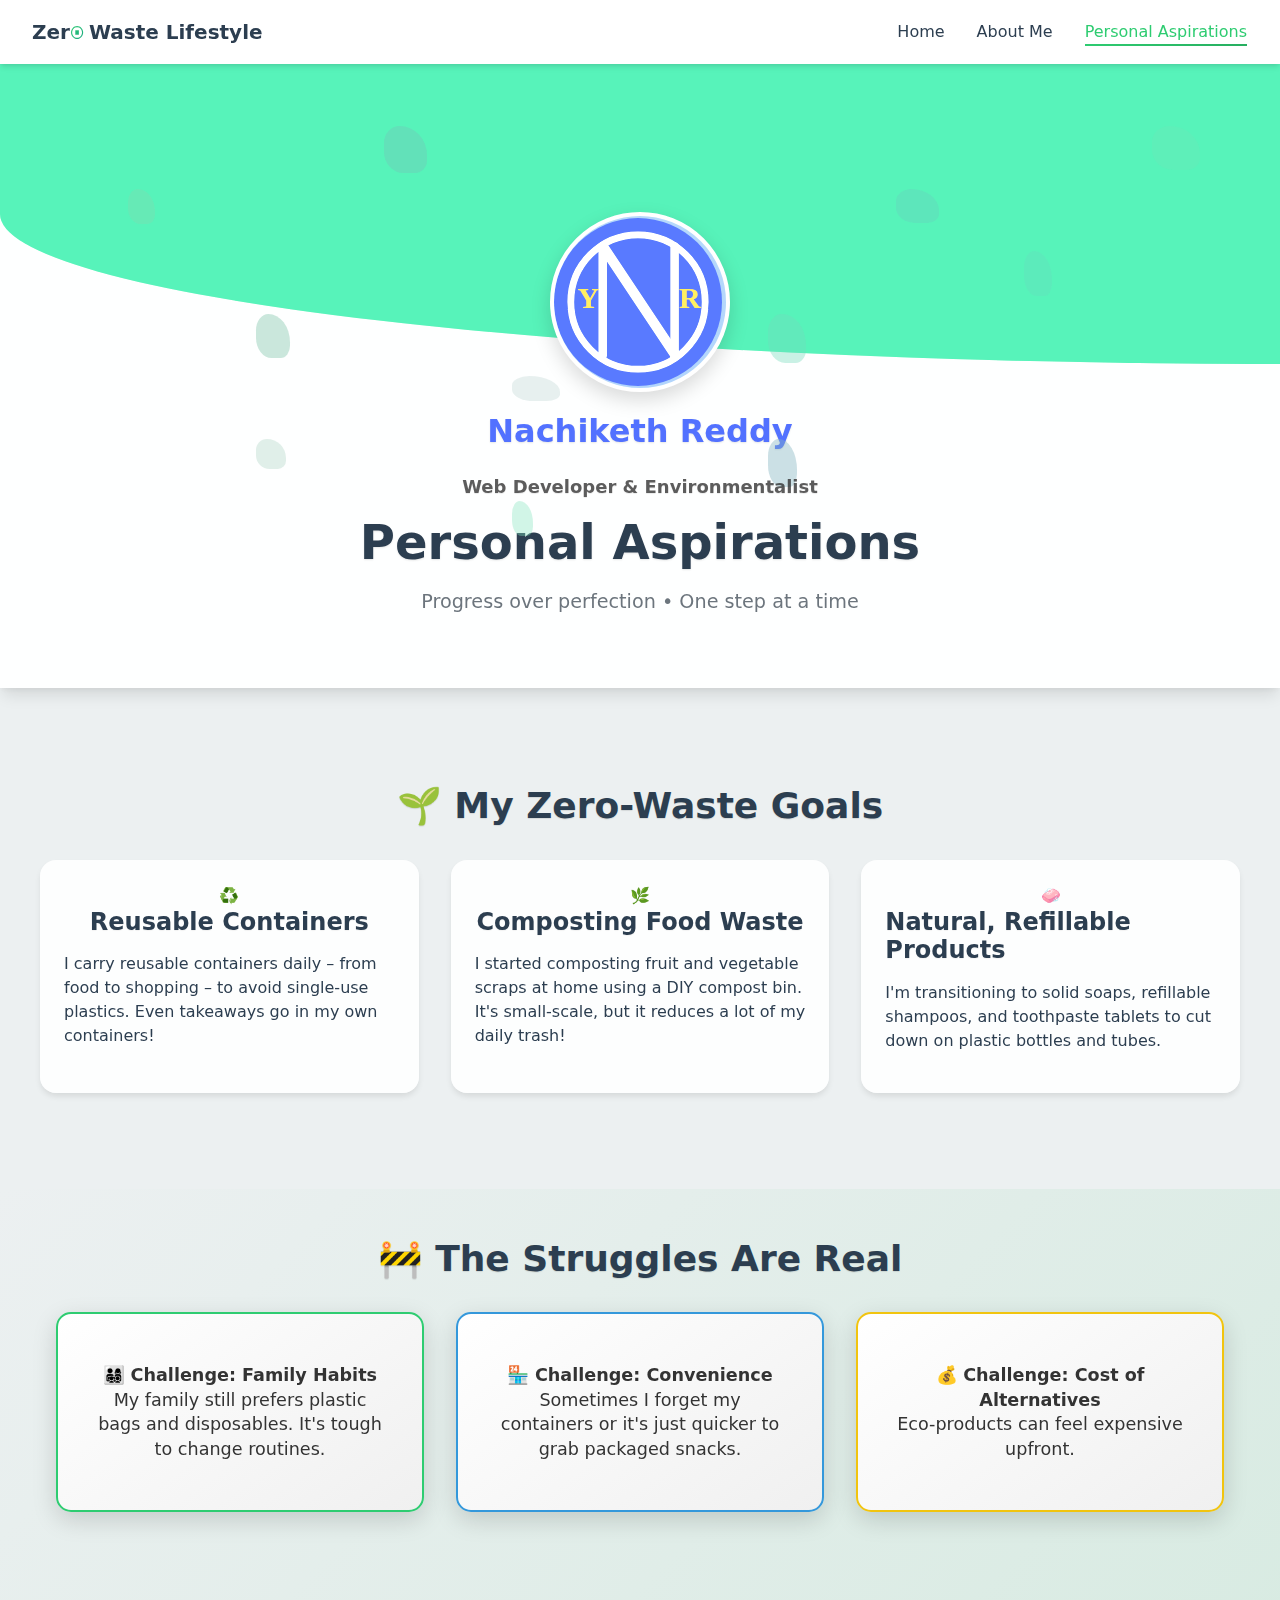
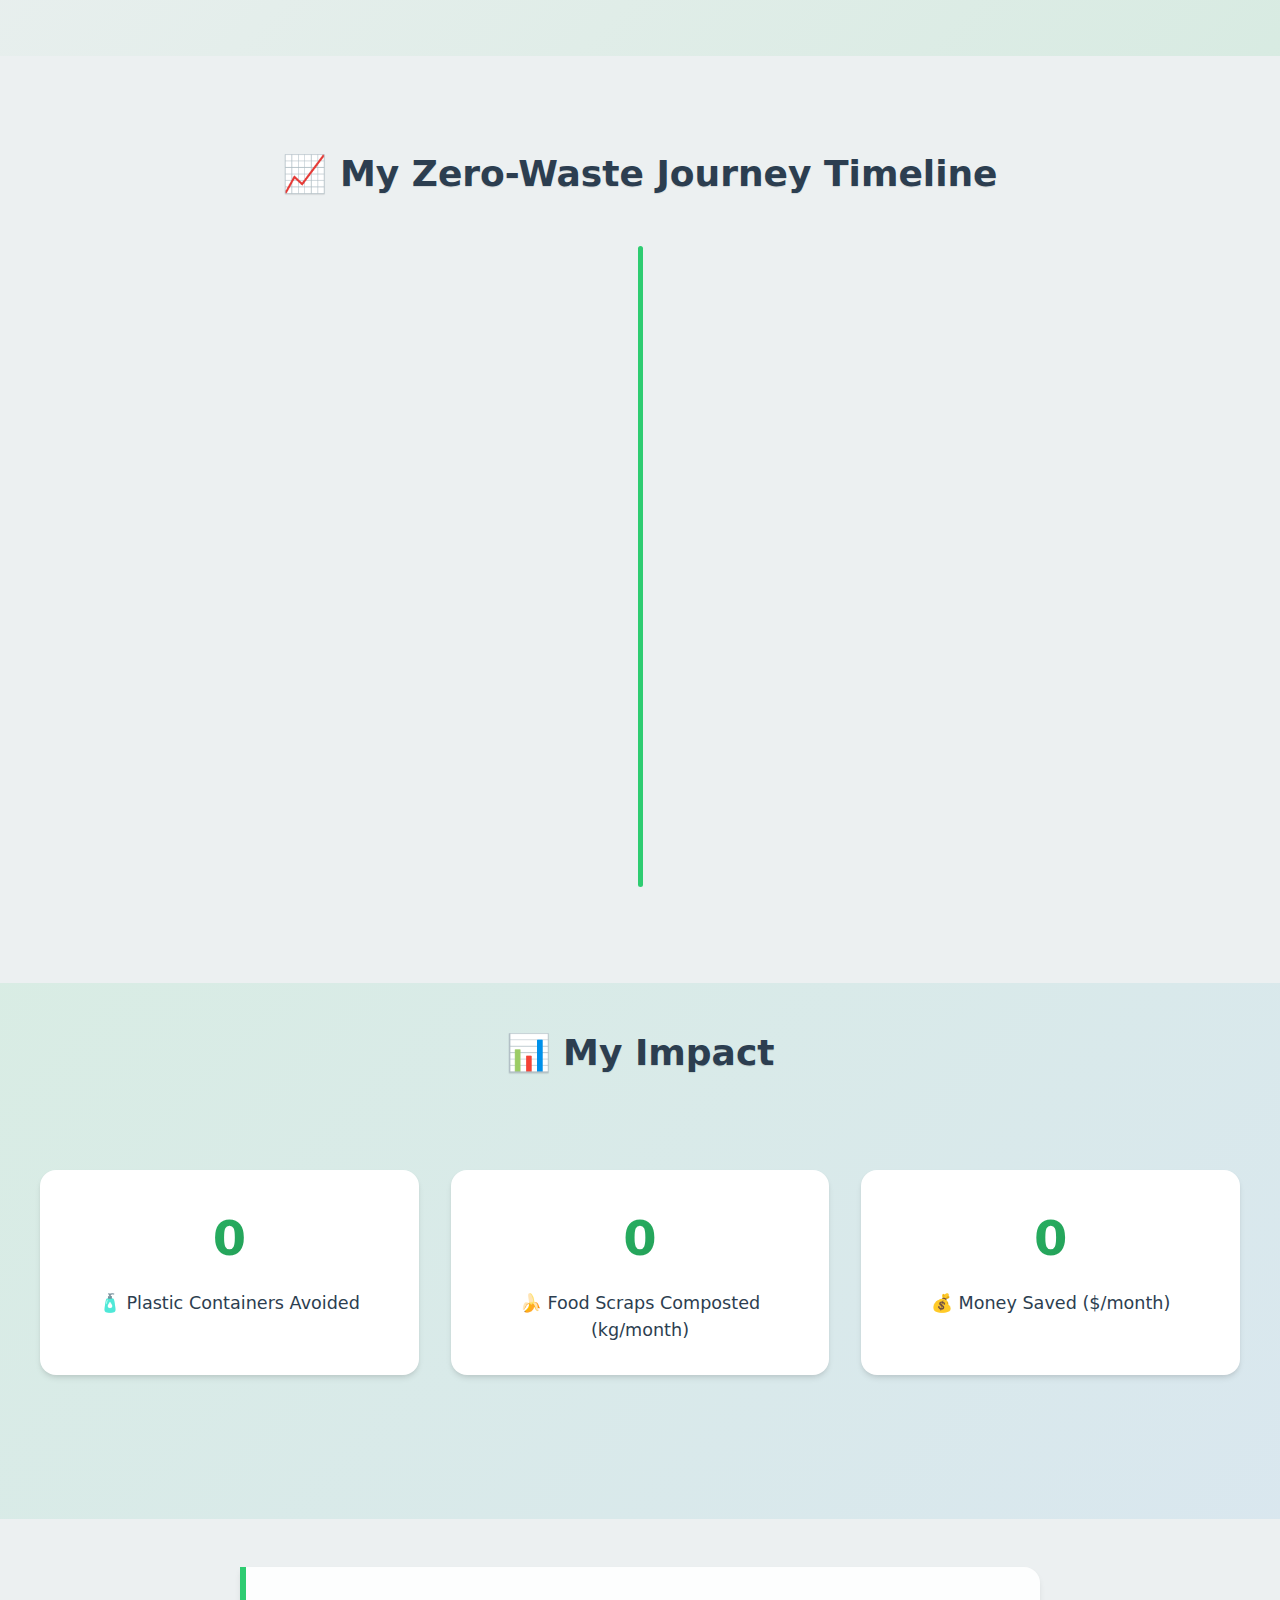
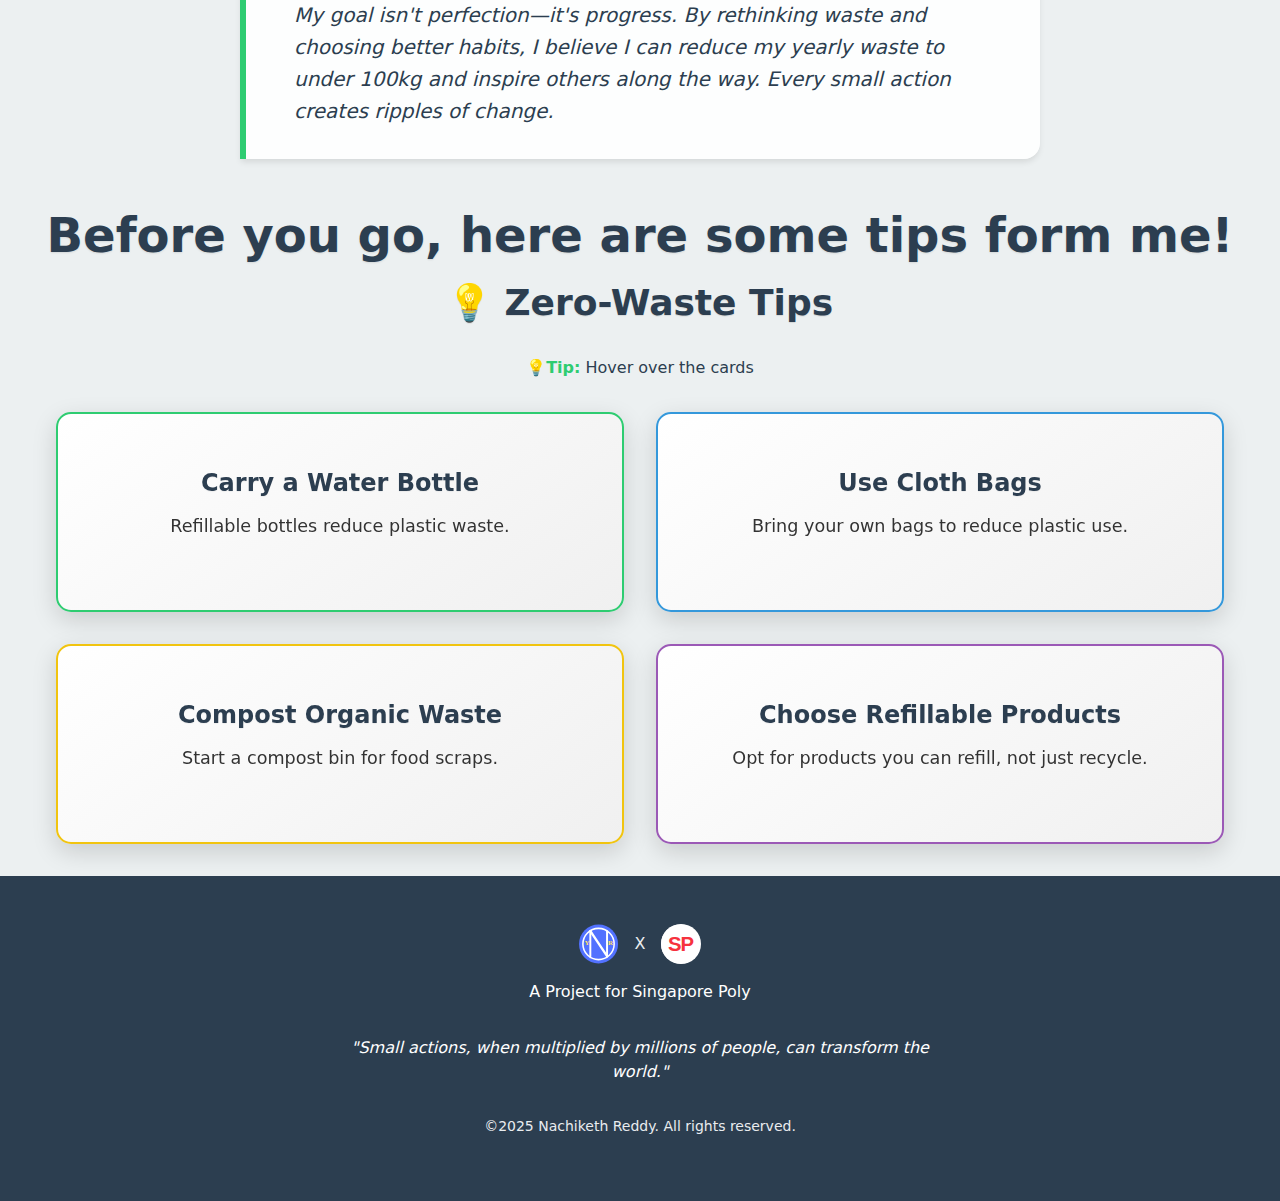
<file: aspirations.html>
<!DOCTYPE html>
<html lang="en">
<head>
    <meta charset="UTF-8">
    <meta name="viewport" content="width=device-width, initial-scale=1.0">
    <title>My Aspirations</title>
    <link href='https://unpkg.com/boxicons@2.1.4/css/boxicons.min.css' rel='stylesheet'>
    <link rel="stylesheet" href="styles/style.css">
    <link rel="stylesheet" href="styles/aspirations.css">
    <link rel="icon" type="image/svg+xml" href="assets/nachikethreddy.svg">
    
</head>
<body>
    <!-- Navigation -->
    <nav>
        <div class="logo">
            <a href="#" class="icons">Zer<span class="logoicon"><i class='bx bx-stop-circle'></i></span> Waste Lifestyle</a>
        </div>
        <ul class="nav-links">
            <li><a href="index.html" class="nav_links">Home</a></li>
            <li><a href="about.html" class="nav_links">About Me</a></li>
            <li><a href="aspirations.html" class="nav_links active">Personal Aspirations</a></li>
        </ul>
        <div class="burger">
            <div class="line1"></div>
            <div class="line2"></div>
            <div class="line3"></div>
        </div>
    </nav>
    
<header>
        <div class="leaf"></div>
        <div class="leaf"></div>
        <div class="leaf"></div>
        <div class="leaf"></div>
        <div class="leaf"></div>
        <div class="leaf"></div>
        <div class="leaf"></div>
        <div class="leaf"></div>
        <div class="leaf"></div>
        <div class="leaf"></div>
        <div class="leaf"></div>
        <div class="leaf"></div>
  <!-- Wave Background -->
    <div class="wave-container">
        <div class="wave"></div>
        <div class="wave"></div>
        <div class="wave"></div>
    </div>

    <div class="container_header">
        <!-- Profile Section -->
        <div class="profile-container">
            <div class="profile-image floating">
                <div class="profile-placeholder"><img src="assets/nachikethreddy.svg" alt="nachikethreddy logo"></div>
            </div>
            <h1 class="name">Nachiketh Reddy</h1>
            <h2 class="title">Web Developer & Environmentalist</h2>
            <h3 class="page-title">Personal Aspirations</h3>
            <p class="subtitle">Progress over perfection • One step at a time</p>

        </div>
    </div>
</header>


<main class="container">
        <!-- Goals Section -->
        <section id="goals">
            <h2 class="section-title">🌱 My Zero-Waste Goals</h2>
            <div class="goals-grid">
                
                <div class="goal-card" onclick="animateCard(this)">
                    <span class="goal-icon">♻️</span>
                    <h3 class="goal-title">Reusable Containers</h3>
                    <p>I carry reusable containers daily – from food to shopping – to avoid single-use plastics. Even takeaways go in my own containers!</p>
                </div>
                <div class="goal-card" onclick="animateCard(this)">
                    <span class="goal-icon">🌿</span>
                    <h3 class="goal-title">Composting Food Waste</h3>
                    <p>I started composting fruit and vegetable scraps at home using a DIY compost bin. It's small-scale, but it reduces a lot of my daily trash!</p>
                </div>
                <div class="goal-card" onclick="animateCard(this)">
                    <span class="goal-icon">🧼</span>
                    <h3 class="goal-title">Natural, Refillable Products</h3>
                    <p>I'm transitioning to solid soaps, refillable shampoos, and toothpaste tablets to cut down on plastic bottles and tubes.</p>
                </div>
            </div>
        </section>

                   


        <!-- Struggles Section -->
        <section id="struggles">
            <h2 class="section-title">🚧 The Struggles Are Real</h2>
            <div class="struggles-grid">
                <div class="flashcard">
                    <div class="card-inner">
                        <div class="card-front">
                            <div class="card-content">
                                👨‍👩‍👧‍👦 <b>Challenge: Family Habits</b><br>
                                My family still prefers plastic bags and disposables. It's tough to change routines.
                            </div>
                        </div>
                        <div class="card-back">
                            <div class="card-content">
                                ✅ <b>Solution:</b><br>
                                I asked them to try reusable alternatives for just 30 days. Small wins like using reusable bottles or cloth bags make a difference!
                            </div>
                        </div>
                    </div>
                </div>
                <div class="flashcard style-2">
                    <div class="card-inner">
                        <div class="card-front">
                            <div class="card-content">
                                🏪 <b>Challenge: Convenience</b><br>
                                Sometimes I forget my containers or it's just quicker to grab packaged snacks.
                            </div>
                        </div>
                        <div class="card-back">
                            <div class="card-content">
                                ✅ <b>Solution:</b><br>
                                I now keep a 'zero-waste kit' (bag, box, water bottle, etc.) in my backpack and my bike!
                            </div>
                        </div>
                    </div>
                </div>
                <div class="flashcard style-3">
                    <div class="card-inner">
                        <div class="card-front">
                            <div class="card-content">
                                💰 <b>Challenge: Cost of Alternatives</b><br>
                                Eco-products can feel expensive upfront.
                            </div>
                        </div>
                        <div class="card-back">
                            <div class="card-content">
                                ✅ <b>Solution:</b><br>
                                I started with second-hand jars and containers. I reuse milk cartons too!
                            </div>
                        </div>
                    </div>
                </div>
            </div>
        </section>

         <!-- Timeline Section -->
        <section id="timeline">
            <h2 class="section-title">📈 My Zero-Waste Journey Timeline</h2>
            <div class="timeline">
                <div class="timeline-item">
                    <div class="timeline-content" onclick="pulseIcon(this)">
                        <div class="timeline-date">January 2024</div>
                        <p>Started using reusable water bottles</p>
                    </div>
                    <div class="timeline-icon">💧</div>
                </div>
                <div class="timeline-item">
                    <div class="timeline-content" onclick="pulseIcon(this)">
                        <div class="timeline-date">March 2024</div>
                        <p>Built a DIY compost bin from cardboard</p>
                    </div>
                    <div class="timeline-icon">🗑️</div>
                </div>
                <div class="timeline-item">
                    <div class="timeline-content" onclick="pulseIcon(this)">
                        <div class="timeline-date">April 2024</div>
                        <p>Switched to solid bar soaps</p>
                    </div>
                    <div class="timeline-icon">🧼</div>
                </div>
                <div class="timeline-item">
                    <div class="timeline-content" onclick="pulseIcon(this)">
                        <div class="timeline-date">May 2024</div>
                        <p>Convinced family to try reusables</p>
                    </div>
                    <div class="timeline-icon">👨‍👩‍👦</div>
                </div>
            </div>
        </section>

        <!-- Impact Section -->
        <section id="impact">
            <h2 class="section-title">📊 My Impact</h2>
            <div class="stats-grid">
                <div class="stat-card">
                    <span class="stat-number" data-target="35">0</span>
                    <span class="stat-label">🧴 Plastic Containers Avoided</span>
                </div>
                <div class="stat-card">
                    <span class="stat-number" data-target="5">0</span>
                    <span class="stat-label">🍌 Food Scraps Composted (kg/month)</span>
                </div>
                <div class="stat-card">
                    <span class="stat-number" data-target="20">0</span>
                    <span class="stat-label">💰 Money Saved ($/month)</span>
                </div>
            </div>
        </section>

        <!-- Mission Section -->
        <section id="mission" class="mission">
            <p class="mission-text">
                <blockquote>
                My goal isn't perfection—it's progress. By rethinking waste and choosing better habits, 
                I believe I can reduce my yearly waste to under 100kg and inspire others along the way. 
                Every small action creates ripples of change. 
                </blockquote>
    
        </section>

        <!-- Flashcards Section -->
        <section id="flashcards">
            <h1 style="text-align: center; font-size: 3rem;">Before you go, here are some tips form me!</h1>
            <h2 class="section-title">💡 Zero-Waste Tips</h2>
            <p style="text-align: center;">💡<b style="color: #2ECC71;">Tip:</b> Hover over the cards</p>
            <div class="cards-grid">
                <div class="flashcard style-1" onclick="this.classList.toggle('flipped')">
                    <div class="card-inner">
                        <div class="card-front">
                            <div class="card-content">
                                <h3>Carry a Water Bottle</h3>
                                <p>Refillable bottles reduce plastic waste.</p>
                            </div>
                        </div>
                        <div class="card-back">
                            <div class="card-content">
                                <h3>💧 Stay Hydrated!</h3>
                                <p>Refilling is cheaper and eco-friendly.</p>
                            </div>
                        </div>
                    </div>
                </div>
                <div class="flashcard style-2" onclick="this.classList.toggle('flipped')">
                    <div class="card-inner">
                        <div class="card-front">
                            <div class="card-content">
                                <h3>Use Cloth Bags</h3>
                                <p>Bring your own bags to reduce plastic use.</p>
                            </div>
                        </div>
                        <div class="card-back">
                            <div class="card-content">
                                <h3>🛍️ Shop Smart!</h3>
                                <p>Cloth bags are durable and reusable.</p>
                            </div>
                        </div>
                    </div>
                </div>
                <div class="flashcard style-3" onclick="this.classList.toggle('flipped')">
                    <div class="card-inner">
                        <div class="card-front">
                            <div class="card-content">
                                <h3>Compost Organic Waste</h3>
                                <p>Start a compost bin for food scraps.</p>
                            </div>
                        </div>
                        <div class="card-back">
                            <div class="card-content">
                                <h3>🌱 Enrich Your Soil!</h3>
                                <p>Composting reduces landfill waste and helps plants grow.</p>
                            </div>
                        </div>
                    </div>
                </div>
                <div class="flashcard style-4" onclick="this.classList.toggle('flipped')">
                    <div class="card-inner">
                        <div class="card-front">
                            <div class="card-content">
                                <h3>Choose Refillable Products</h3>
                                <p>Opt for products you can refill, not just recycle.</p>
                            </div>
                        </div>
                        <div class="card-back">
                            <div class="card-content">
                                <h3>🔄 Join the Refill Revolution!</h3>
                                <p>Refillable products cut down on single-use packaging.</p>
                            </div>
                        </div>
                    </div>
                </div>
            </div>
        </section>
    </main>





    <!-- Footer -->
    <footer>
        <div class="footer-content">
            <div class="footer-logo">
                <div class="logo-container">
                    <div class="author-logo"><img src="assets/nachikethreddy.svg" alt="Nachiketh Logo"></img></div>
                    <div class="separator">X</div>
                    <div class="sp-logo"><img src="assets/sp.svg" alt="SP Logo"></div>
                </div>
                <p>A Project for Singapore Poly</p>
            </div>
            
            <p class="footer-quote">"Small actions, when multiplied by millions of people, can transform the world."</p>
            
            <p class="copyright">©2025 Nachiketh Reddy. All rights reserved.</p>
        </div>
    </footer>

    <script src="js/style.js"></script>
    <script>
        
        // Randomize leaf movement
        const leaves = document.querySelectorAll('.leaf');
        
        leaves.forEach(leaf => {
            leaf.style.animationDuration = Math.random() * 10 + 15 + 's';
            leaf.style.width = Math.random() * 30 + 20 + 'px';
            leaf.style.height = Math.random() * 30 + 20 + 'px';
            leaf.style.opacity = Math.random() * 0.4 + 0.2;
            leaf.style.backgroundColor = `rgba(${Math.floor(Math.random() * 50 + 100)}, ${Math.floor(Math.random() * 50 + 180)}, ${Math.floor(Math.random() * 30 + 170)}, 0.7)`;
        });
        
        // Smooth scroll reveal animation
        const observerOptions = {
            threshold: 0.1,
            rootMargin: '0px 0px -50px 0px'
        };

        const observer = new IntersectionObserver((entries) => {
            entries.forEach(entry => {
                if (entry.isIntersecting) {
                    entry.target.classList.add('visible');
                    
                    // Animate stats when impact section comes into view
                    if (entry.target.id === 'impact') {
                        animateStats();
                    }
                }
            });
        }, observerOptions);

        // // Observe all sections
        // document.querySelectorAll('section').forEach(section => {
        //     observer.observe(section);
        // });

        // Animate goal cards
        function animateCard(card) {
            card.style.transform = 'scale(1.1) rotate(2deg)';
            setTimeout(() => {
                card.style.transform = 'scale(1)';
            }, 200);
        }

        // Pulse timeline icons
        function pulseIcon(content) {
            const icon = content.parentElement.querySelector('.timeline-icon');
            icon.style.transform = 'translateX(-50%) scale(1.2)';
            icon.style.background = 'linear-gradient(135deg, #F39C12, #D35400)';
            setTimeout(() => {
                icon.style.transform = 'translateX(-50%) scale(1)';
                icon.style.background = 'linear-gradient(135deg, #2ECC71, #27AE60)';
            }, 300);
        }

        // Animate statistics numbers
        function animateStats() {
    const stats = document.querySelectorAll('.stat-number');
    
    stats.forEach(stat => {
        const target = parseInt(stat.getAttribute('data-target'));
        let current = 0;
        const increment = target / 100;
        const duration = 2000; // 2 seconds
        const stepTime = duration / 100;
        
        const counter = setInterval(() => {
            current += increment;
            
            if (current >= target) {
                stat.textContent = target;
                clearInterval(counter);
            } else {
                stat.textContent = Math.floor(current);
            }
        }, stepTime);
    });
}


        // Create floating particles
        function createParticles() {
            const particlesContainer = document.getElementById('particles');
            
            for (let i = 0; i < 20; i++) {
                const particle = document.createElement('div');
                particle.className = 'particle';
                particle.style.left = Math.random() * 100 + '%';
                particle.style.animationDelay = Math.random() * 6 + 's';
                particle.style.animationDuration = (Math.random() * 4 + 4) + 's';
                particlesContainer.appendChild(particle);
            }
        }

        // Initialize particles on load
        document.addEventListener('DOMContentLoaded', createParticles);

        // Add smooth scrolling for better UX
        document.documentElement.style.scrollBehavior = 'smooth';
    </script>
        </body>
</html>
</file>
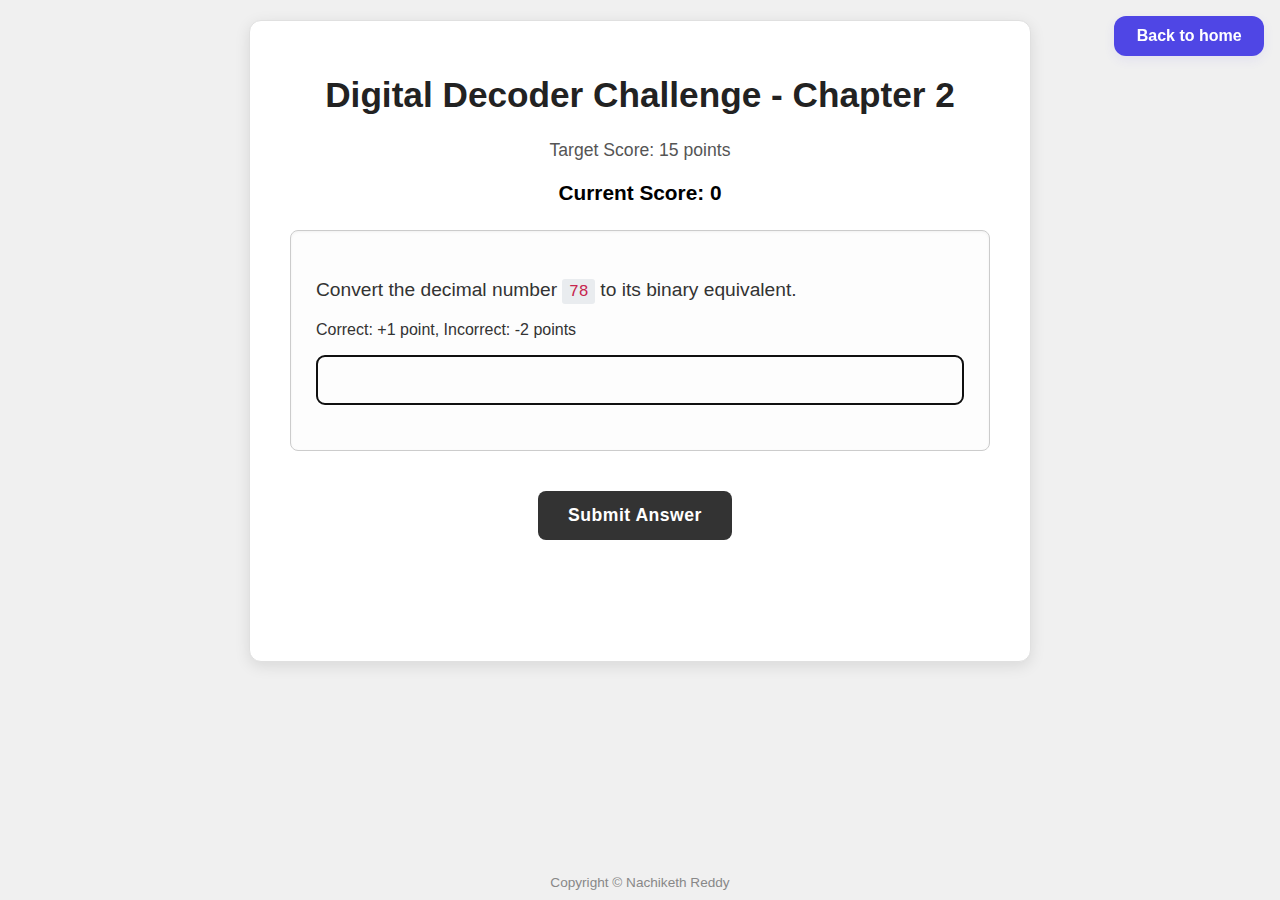
<file: quiz2.html>
<!DOCTYPE html>
<html lang="en">
<head>
    <meta charset="UTF-8">
    <meta name="viewport" content="width=device-width, initial-scale=1.0">
    <title>Digital Decoder Challenge - Chapter 2</title>
    <style>
        body {
            font-family: 'Inter', sans-serif; /* Changed font to Inter */
            background-color: #f0f0f0; /* Light gray background */
            color: #333; /* Dark gray text */
            display: flex;
            flex-direction: column;
            align-items: center;
            justify-content: flex-start;
            min-height: 100vh;
            margin: 0;
            padding: 20px 20px 60px 20px;
            box-sizing: border-box;
            position: relative;
        }

        #game-container, #review-container {
            background-color: #ffffff; /* White background for containers */
            padding: 30px 40px;
            border-radius: 12px;
            box-shadow: 0 4px 15px rgba(0, 0, 0, 0.1); /* Subtle shadow */
            width: 95%;
            max-width: 700px;
            text-align: center;
            margin-bottom: 30px;
            border: 1px solid #e0e0e0; /* Light border */
        }

        h1 {
            color: #222; /* Darker title */
            margin-bottom: 25px;
            font-size: 2.2em;
            font-weight: 700;
        }
        h2 {
            color: #444; /* Slightly lighter heading */
            margin-top: 30px;
            margin-bottom: 15px;
            font-size: 1.8em;
            font-weight: 600;
        }

        #progress-area {
            margin-bottom: 20px;
            font-size: 1.1em;
            font-weight: 500;
            color: #555;
        }
        
        #current-score {
            font-size: 1.3em;
            font-weight: 600;
            color: #000; /* Black for score */
            margin-bottom: 25px;
        }
        #current-score.negative {
            color: #d9534f; /* Red for negative score */
        }

        #question-area {
            margin-bottom: 25px;
            padding: 25px;
            border: 1px solid #ccc; /* Gray border */
            border-radius: 8px;
            background-color: #fdfdfd; /* Off-white for question area */
            min-height: 120px;
            text-align: left;
            box-shadow: inset 0 1px 3px rgba(0,0,0,0.05);
        }

        #question-text {
            font-size: 1.2em;
            margin-bottom: 15px;
            line-height: 1.6;
            color: #333;
        }

        .mcq-options button {
            display: block;
            width: 100%;
            padding: 14px;
            margin: 10px 0;
            background-color: #eee; /* Light gray button */
            color: #333;
            border: 1px solid #ccc;
            border-radius: 8px;
            cursor: pointer;
            font-size: 1.05em;
            transition: background-color 0.2s ease, transform 0.1s ease, border-color 0.2s;
            font-weight: 500;
        }

        .mcq-options button:hover {
            background-color: #ddd; /* Darker gray on hover */
            transform: translateY(-2px);
            border-color: #999;
        }
        .mcq-options button:disabled {
            background-color: #e0e0e0;
            color: #888;
            cursor: not-allowed;
            border-color: #ddd;
        }
        .mcq-options button.correct-selection {
            background-color: #d4edda !important; /* Light green for correct */
            border-color: #28a745 !important; /* Green border */
            color: #155724 !important;
            font-weight: 600;
        }
        .mcq-options button.incorrect-selection {
            background-color: #f8d7da !important; /* Light red for incorrect */
            border-color: #dc3545 !important; /* Red border */
            color: #721c24 !important;
            font-weight: 600;
        }


        #answer-input, #short-answer-input {
            width: calc(100% - 30px); /* Adjust for padding and border */
            padding: 14px;
            margin-bottom: 20px;
            border: 1px solid #ccc;
            border-radius: 8px;
            font-size: 1.05em;
            background-color: #fdfdfd;
            color: #333;
        }
         #short-answer-input {
            min-height: 100px;
            resize: vertical;
        }

        #submit-button, #next-button, #confirm-assessment-button, #play-again-button, #back-to-start-button {
            background-color: #333; /* Dark gray for primary actions */
            color: white;
            padding: 14px 30px;
            border: none;
            border-radius: 8px;
            cursor: pointer;
            font-size: 1.1em;
            transition: background-color 0.2s ease, transform 0.1s ease;
            margin-top: 15px;
            margin-right: 10px;
            font-weight: 600;
            letter-spacing: 0.5px;
        }

        #submit-button:hover, #next-button:hover, #confirm-assessment-button:hover, #play-again-button:hover {
            background-color: #000; /* Black on hover */
            transform: translateY(-2px);
        }
        #next-button {
            background-color: #555; /* Slightly lighter for next */
        }
        #next-button:hover {
            background-color: #333;
        }
        #back-to-start-button {
            background-color: #999; /* Medium gray for back button */
        }
        #back-to-start-button:hover {
            background-color: #777;
        }


        #feedback-area {
            margin-top: 25px;
            font-size: 1.1em;
            font-weight: bold;
            min-height: 40px;
            padding: 12px;
            border-radius: 8px;
            border: 1px solid transparent; /* Default transparent border */
        }
        
        .correct-feedback {
            color: #155724;
            background-color: #d4edda;
            border-color: #c3e6cb;
        }

        .incorrect-feedback {
            color: #721c24;
            background-color: #f8d7da;
            border-color: #f5c6cb;
        }
        
        .info-feedback {
            color: #004085;
            background-color: #cce5ff;
            border-color: #b8daff;
        }

        .model-answer-container, .marking-scheme-container {
            margin-top: 20px;
            padding: 20px;
            background-color: #f8f8f8; /* Light gray for model answers */
            border-radius: 8px;
            text-align: left;
            font-size: 0.95em;
            border: 1px solid #e0e0e0;
        }
        .model-answer-container strong, .marking-scheme-container strong {
            color: #444;
            display: block;
            margin-bottom: 10px;
            font-size: 1.1em;
        }
        .marking-scheme-item {
            margin-bottom: 10px;
            padding: 10px;
            background-color: #fff;
            border-radius: 6px;
            border: 1px solid #eee;
            display: flex;
            align-items: center;
        }
        .marking-scheme-item input[type="checkbox"] {
            margin-right: 12px;
            transform: scale(1.3); /* Slightly larger checkbox */
            accent-color: #333; /* Black checkbox */
        }

        /* Review Screen Styles */
        #review-container {
            display: none;
            text-align: left;
        }
        #review-summary p {
            font-size: 1.1em;
            margin: 8px 0;
            color: #333;
        }
        /* CTA Button (top right) */
        .cta-button {
            position: fixed;
            top: 1rem;
            right: 1rem;
            z-index: 50;
            background: #4f46e5;
            color: #fff;
            padding: 0.7rem 1.4rem;
            border-radius: 0.75rem;
            font-weight: 600;
            font-size: 1rem;
            border: none;
            box-shadow: 0 4px 12px rgba(79,70,229,0.08);
            transition: background 0.2s, transform 0.1s;
            cursor: pointer;
        }
        .cta-button:hover {
            background: #4338ca;
            transform: translateY(-2px) scale(1.03);
        }

        /* Copyright (bottom left) */
        .copyright-affirmation {
            position: fixed;
            bottom: 1rem;
            left: 1rem;
            z-index: 40;
            color: #6b7280;
            font-size: 0.98rem;
            background: rgba(255,255,255,0.85);
            padding: 0.4rem 1rem;
            border-radius: 0.5rem;
            box-shadow: 0 2px 8px rgba(0,0,0,0.04);
            font-family: inherit;
        }
        .review-tabs {
            margin-bottom: 25px;
            border-bottom: 2px solid #ccc;
            padding-bottom: 10px;
            display: flex;
            justify-content: center;
        }
        .review-tabs button {
            padding: 10px 20px;
            margin: 0 5px;
            border: 1px solid #ccc;
            background-color: #f0f0f0;
            color: #555;
            cursor: pointer;
            border-radius: 8px 8px 0 0;
            font-size: 1em;
            transition: background-color 0.2s, color 0.2s, border-color 0.2s;
            font-weight: 500;
        }
        .review-tabs button:hover {
            background-color: #e0e0e0;
            color: #333;
        }
        .review-tabs button.active {
            background-color: #333;
            color: white;
            border-color: #333;
            border-bottom: 2px solid #333; /* Emphasize active tab */
            font-weight: 600;
        }

        .review-table {
            width: 100%;
            border-collapse: collapse;
            margin-top: 20px;
            font-size: 0.95em;
        }
        .review-table th, .review-table td {
            border: 1px solid #e0e0e0;
            padding: 12px 15px;
            text-align: left;
            vertical-align: top;
        }
        .review-table th {
            background-color: #333;
            color: white;
            font-weight: bold;
        }
        .review-table tr:nth-child(even) {
            background-color: #f9f9f9;
        }
        .review-question-text { font-weight: 600; margin-bottom: 5px; color: #333;}
        .review-user-answer { color: #555; }
        .review-correct-answer { color: #28a745; font-weight: 500;}
        .review-score { font-weight: bold; color: #000;}
        .review-marking-scheme li { list-style-type: disc; margin-left: 20px; margin-bottom: 5px;}

        code {
            background-color: #e9ecef;
            padding: 0.2em 0.4em;
            margin: 0;
            font-size: 85%;
            border-radius: 3px;
            font-family: "SFMono-Regular", Consolas, "Liberation Mono", Menlo, Courier, monospace;
            color: #c7254e; /* Code text color */
        }
        .question-marks-info {
            font-style: italic;
            color: #666;
            font-size: 0.9em;
            margin-bottom: 10px;
        }
        .citation {
            font-style: italic;
            color: #888;
            font-size: 0.8em;
            display: block;
            margin-top: 5px;
        }
        #copyright {
            position: absolute;
            bottom: 10px;
            left: 50%;
            transform: translateX(-50%);
            font-size: 0.85em;
            color: #888;
            text-align: center;
            width: 100%;
        }
    </style>
</head>
<body>
    <button class="cta-button" onclick="window.location.href='index.html'">Back to home</button>
    <div id="game-container">
        <h1>Digital Decoder Challenge - Chapter 2</h1>
        <div id="progress-area">Target Score: 15 points</div>
        <div id="current-score">Current Score: 0</div>
        
        <div id="question-area">
            <p id="question-text"></p>
            <p id="question-marks-info"></p>
            <div id="mcq-options" class="mcq-options"></div>
            <input type="text" id="answer-input" style="display:none;">
            <textarea id="short-answer-input" rows="4" style="display:none;"></textarea>
            <div id="marking-scheme-container" class="marking-scheme-container" style="display:none;">
                <strong>Marking Scheme (Self-Assess):</strong>
                <div id="marking-scheme-options"></div>
            </div>
        </div>

        <button id="submit-button" style="display:none;">Submit Answer</button>
        <button id="confirm-assessment-button" style="display:none;">Confirm Self-Assessment</button>
        <button id="next-button" style="display:none;">Next Question</button>

        <div id="feedback-area"></div>
        <div id="model-answer-container" class="model-answer-container" style="display:none;">
            <strong>Model Answer / Explanation:</strong>
            <p id="model-answer-text"></p>
        </div>
    </div>

    <div id="review-container">
        <h2>Challenge Review</h2>
        <div id="review-summary">
            <p id="final-score-review"></p>
            <p id="questions-answered-review"></p>
            <p id="questions-wrong-review"></p>
        </div>
        <div class="review-tabs">
            <button id="tab-all" class="active">All Questions</button>
            <button id="tab-correct">Correct Answers</button>
            <button id="tab-wrong">Wrong Answers</button>
        </div>
        <table class="review-table">
            <thead>
                <tr>
                    <th>#</th>
                    <th>Question</th>
                    <th>Your Answer</th>
                    <th>Correct Answer / Scheme</th>
                    <th>Score</th>
                </tr>
            </thead>
            <tbody id="review-table-body"></tbody>
        </table>
        <button id="play-again-button">Play Again</button>
        <button id="back-to-start-button">Back to Home</button>
    </div>
    <div id="copyright">Copyright &copy; Nachiketh Reddy</div>

    <script>
        const TARGET_SCORE = 15;
        const questions = [
            // --- Original MCQs ---
            {
                type: "mcq",
                text: "Which character encoding scheme was developed to support a wider range of characters from different languages, overcoming the limitations of ASCII? [cite: 4]",
                options: [
                    { text: "EBCDIC", correct: false },
                    { text: "Hexadecimal", correct: false },
                    { text: "Unicode", correct: true },
                    { text: "Baudot code", correct: false }
                ],
                explanation: "Unicode was created to represent characters from various languages, unlike ASCII which is limited, mostly to English. [cite: 4]"
            },
            {
                type: "mcq",
                text: "Why is hexadecimal often preferred over binary for representing data in computing? [cite: 16]",
                options: [
                    { text: "It can represent a larger range of numbers.", correct: false },
                    { text: "It's easier for computers to process.", correct: false },
                    { text: "It's a more compact and human-readable way to represent binary.", correct: true },
                    { text: "It inherently includes error checking.", correct: false }
                ],
                explanation: "Hexadecimal is used as a shorthand for binary because it's more compact and easier for humans to read and write long strings of bits. [cite: 16]"
            },
            {
                type: "mcq",
                text: "What is the range of unsigned numbers that can be represented with 4 bits? [cite: 15]",
                options: [
                    { text: "0 to 7", correct: false },
                    { text: "0 to 8", correct: false },
                    { text: "0 to 15", correct: true },
                    { text: "0 to 16", correct: false }
                ],
                explanation: "For N bits, the range of unsigned numbers is $0 \\text{ to } 2^N-1$. For 4 bits (N=4), this is $0 \\text{ to } 2^4-1 = 0 \\text{ to } 16-1 = 0 \\text{ to } 15$. [cite: 15]"
            },
            {
                type: "mcq",
                text: "In 2's complement representation, how is the sign of a number typically indicated? [cite: 24]",
                options: [
                    { text: "The rightmost bit (LSB).", correct: false },
                    { text: "The leftmost bit (MSB).", correct: true },
                    { text: "A separate sign flag.", correct: false },
                    { text: "The number of '1's in the binary string.", correct: false }
                ],
                explanation: "For signed integers in 2's complement, the leftmost bit (Most Significant Bit) is used to indicate the sign: 0 for positive, 1 for negative. [cite: 24]"
            },
            // --- New MCQs (Outside slides) ---
            {
                type: "mcq",
                text: "What is the primary function of a CPU's Arithmetic Logic Unit (ALU)?",
                options: [
                    { text: "Storing data temporarily", correct: false },
                    { text: "Performing arithmetic and logical operations", correct: true },
                    { text: "Managing input/output devices", correct: false },
                    { text: "Executing program instructions sequentially", correct: false }
                ],
                explanation: "The ALU is a fundamental part of the CPU responsible for all arithmetic (addition, subtraction, etc.) and logical (AND, OR, NOT) operations."
            },
            {
                type: "mcq",
                text: "Which of the following is a volatile memory type?",
                options: [
                    { text: "Hard Disk Drive (HDD)", correct: false },
                    { text: "Solid State Drive (SSD)", correct: false },
                    { text: "Random Access Memory (RAM)", correct: true },
                    { text: "Read-Only Memory (ROM)", correct: false }
                ],
                explanation: "Volatile memory loses its contents when power is turned off. RAM is a primary example, whereas HDDs, SSDs, and ROM are non-volatile."
            },
            {
                type: "mcq",
                text: "What does 'HTTP' stand for in the context of web browsing?",
                options: [
                    { text: "HyperText Transfer Protocol", correct: true },
                    { text: "High-Tech Transfer Program", correct: false },
                    { text: "Hyperlink Texting Protocol", correct: false },
                    { text: "Home Tool Transfer Process", correct: false }
                ],
                explanation: "HTTP (HyperText Transfer Protocol) is the foundation of data communication for the World Wide Web, defining how messages are formatted and transmitted."
            },
            {
                type: "mcq",
                text: "Which component of a computer system is responsible for converting digital signals to analog signals for display on a monitor?",
                options: [
                    { text: "Network Interface Card (NIC)", correct: false },
                    { text: "Sound Card", correct: false },
                    { text: "Graphics Processing Unit (GPU)", correct: true },
                    { text: "Central Processing Unit (CPU)", correct: false }
                ],
                explanation: "The GPU (Graphics Processing Unit) is specifically designed to render images, animations, and video for the computer's display. It converts digital data into a format that can be displayed on a monitor."
            },
            // --- Original Calculations (Treated like MCQs for scoring: +1 / -2) ---
            {
                type: "calculation",
                text: "Convert the binary number `101101` to decimal. [cite: 11, 13]",
                answer: "45",
                explanation: "To convert `101101` (binary) to decimal: \n(1 * 2^5) + (0 * 2^4) + (1 * 2^3) + (1 * 2^2) + (0 * 2^1) + (1 * 2^0)\n= (1 * 32) + (0 * 16) + (1 * 8) + (1 * 4) + (0 * 2) + (1 * 1)\n= 32 + 0 + 8 + 4 + 0 + 1 = 45. [cite: 11, 13]"
            },
            {
                type: "calculation",
                text: "What is the 8-bit 2's complement representation of the decimal number `-25`? [cite: 27]",
                answer: "11100111",
                explanation: "To find the 8-bit 2's complement of -25:\n1. Positive 25 in 8-bit binary: `00011001`.\n2. Invert the bits (1's complement): `11100110`.\n3. Add 1: `11100111`. [cite: 27]"
            },
            {
                type: "calculation",
                text: "Convert the hexadecimal number `A7` to an 8-bit binary number. [cite: 19, 20]",
                answer: "10100111",
                explanation: "To convert Hex `A7` to binary: \nConvert `A` (decimal 10) to 4-bit binary: `1010`. \nConvert `7` to 4-bit binary: `0111`. \nCombine them: `10100111`. [cite: 19, 20]"
            },
            // --- New Calculations (Outside slides) ---
            {
                type: "calculation",
                text: "Convert the decimal number `78` to its binary equivalent.",
                answer: "1001110",
                explanation: "Using repeated division by 2:\n78 / 2 = 39 R 0\n39 / 2 = 19 R 1\n19 / 2 = 9 R 1\n9 / 2 = 4 R 1\n4 / 2 = 2 R 0\n2 / 2 = 1 R 0\n1 / 2 = 0 R 1\nReading remainders from bottom up: `1001110`."
            },
            {
                type: "calculation",
                text: "Convert the binary number `110110` to hexadecimal.",
                answer: "36",
                explanation: "Pad with leading zeros to make groups of 4 bits: `0011 0110`.\nConvert each group to hexadecimal:\n`0011` = 3\n`0110` = 6\nCombine: `36` (hexadecimal)."
            },
            {
                type: "calculation",
                text: "What is the result of adding the 4-bit binary numbers `0101` (decimal 5) and `0011` (decimal 3)?",
                answer: "1000",
                explanation: "0101\n+0011\n-----\n1000 (decimal 8). No overflow occurs as the result is within the 4-bit signed range (-8 to +7) and the sign is correct."
            },
            // --- Original Short Answers (Self-Assessed) ---
            {
                type: "short-answer",
                text: "Briefly explain one scenario where overflow can occur when adding two 4-bit signed numbers in 2's complement representation. Provide an example. (Range for 4-bit signed: -8 to +7) [cite: 36, 37]",
                marksAwardable: 3, 
                modelAnswer: "Overflow occurs if adding two positive numbers results in a negative number, OR adding two negative numbers results in a positive number. \nExample: Using 4-bit 2's complement (range -8 to +7):\nAdding `0101` (+5) and `0100` (+4) gives `1001`. The expected result is +9. However, `1001` in 4-bit 2's complement represents -7. Since two positive numbers yielded a negative result, and +9 is outside the representable range, overflow has occurred. [cite: 36, 37]",
                markingScheme: [
                    { pointText: "Correctly stated that adding two positives can yield a negative (or two negatives yield positive) as an overflow condition.", marks: 1 },
                    { pointText: "Provided a valid example of adding two 4-bit positive numbers (e.g., +5 and +4).", marks: 1 },
                    { pointText: "Correctly showed the binary result of the example and identified it as an overflow because it's outside the valid range or has the wrong sign.", marks: 1 }
                ]
            },
            {
                type: "short-answer",
                text: "Describe the 'repeated division by 2' method to convert a decimal number to binary. What is done with the remainders? [cite: 14]",
                marksAwardable: 3,
                modelAnswer: "To convert a decimal number to binary using the 'repeated division by 2' method: \n1. Divide the decimal number by 2. \n2. Record the remainder (which will be 0 or 1). \n3. Take the quotient from the division and repeat steps 1 and 2 until the quotient becomes 0. \nThe binary representation is formed by reading the recorded remainders in reverse order of their calculation (the last remainder is the Most Significant Bit (MSB), and the first remainder is the Least Significant Bit (LSB)). [cite: 14]",
                markingScheme: [
                    { pointText: "Mentioned repeatedly dividing the decimal number by 2.", marks: 1 },
                    { pointText: "Stated that the remainder of each division is recorded.", marks: 1 },
                    { pointText: "Correctly explained that the binary number is formed by reading these remainders in reverse order.", marks: 1 }
                ]
            },
            {
                type: "short-answer",
                text: "What is sign extension in the context of signed binary numbers, and why is it important? Provide a simple example. [cite: 41]",
                marksAwardable: 3,
                modelAnswer: "Sign extension is the process of increasing the number of bits used to represent a signed binary number while preserving its sign and value. It's important when moving a number to a register or memory location that uses more bits, ensuring arithmetic operations remain correct. \nTo extend a signed number, you replicate its most significant bit (the sign bit) into the new higher-order bit positions. \nExample: Extending a 4-bit positive number `0101` (+5) to 8 bits becomes `00000101`. Extending a 4-bit negative number `1110` (-2 in 2's complement) to 8 bits becomes `11111110`. [cite: 41]",
                markingScheme: [
                    { pointText: "Correctly defined sign extension as increasing bits while preserving sign and value.", marks: 1 },
                    { pointText: "Explained its importance (e.g., for operations with different bit lengths).", marks: 1 },
                    { pointText: "Provided a correct example of sign extension for both a positive and a negative number (or one clear example showing the MSB replication).", marks: 1 }
                ]
            },
            // --- New Short Answers (Outside slides) ---
            {
                type: "short-answer",
                text: "Explain the difference between a 'bit' and a 'byte'. How many bits are in a byte?",
                marksAwardable: 2,
                modelAnswer: "A 'bit' is the smallest unit of digital information, representing either a 0 or a 1. A 'byte' is a unit of digital information typically consisting of 8 bits. It's the smallest addressable unit of memory in most computer architectures. Therefore, there are 8 bits in a byte.",
                markingScheme: [
                    { pointText: "Correctly defined 'bit' as the smallest unit (0 or 1).", marks: 1 },
                    { pointText: "Correctly defined 'byte' as a group of bits and stated that there are 8 bits in a byte.", marks: 1 }
                ]
            },
            {
                type: "short-answer",
                text: "What is the purpose of a 'truth table' in digital logic?",
                marksAwardable: 2,
                modelAnswer: "A truth table is a mathematical table used in logic (especially Boolean algebra and digital electronics) to compute the functional values of logical expressions on all their possible input combinations. It systematically lists all possible input states for a logic gate or circuit and the corresponding output state for each combination, making it easy to analyze and verify logic circuits.",
                markingScheme: [
                    { pointText: "Stated that a truth table lists all possible input combinations.", marks: 1 },
                    { pointText: "Explained that it shows the corresponding output for each input combination, used for analyzing or verifying logic.", marks: 1 }
                ]
            },
            {
                type: "short-answer",
                text: "Briefly describe what 'ASCII' is and its primary limitation.",
                marksAwardable: 2,
                modelAnswer: "ASCII (American Standard Code for Information Interchange) is a character encoding standard for electronic communication. ASCII codes represent text in computers, telecommunications equipment, and other devices. Its primary limitation is that it only supports 128 characters (or 256 in extended ASCII), which is insufficient for representing characters from many non-English languages and symbols, leading to the development of Unicode.",
                markingScheme: [
                    { pointText: "Correctly identified ASCII as a character encoding standard.", marks: 1 },
                    { pointText: "Correctly stated its primary limitation (e.g., limited character set, insufficient for global languages).", marks: 1 }
                ]
            }
        ];

        let currentQuestionIndex = 0;
        let score = 0;
        let gameHistory = []; 
        let availableQuestions = [...questions]; 

        const gameContainer = document.getElementById('game-container');
        const reviewContainer = document.getElementById('review-container');
        
        const questionTextElement = document.getElementById('question-text');
        const questionMarksInfoElement = document.getElementById('question-marks-info');
        const mcqOptionsElement = document.getElementById('mcq-options');
        const answerInputElement = document.getElementById('answer-input');
        const shortAnswerInputElement = document.getElementById('short-answer-input');
        
        const markingSchemeContainer = document.getElementById('marking-scheme-container');
        const markingSchemeOptionsElement = document.getElementById('marking-scheme-options');

        const submitButton = document.getElementById('submit-button');
        const confirmAssessmentButton = document.getElementById('confirm-assessment-button');
        const nextButton = document.getElementById('next-button');
        
        const feedbackElement = document.getElementById('feedback-area');
        const modelAnswerContainer = document.getElementById('model-answer-container');
        const modelAnswerTextElement = document.getElementById('model-answer-text');
        
        const currentScoreElement = document.getElementById('current-score');
        const finalScoreReviewElement = document.getElementById('final-score-review');
        const questionsAnsweredReviewElement = document.getElementById('questions-answered-review');
        const questionsWrongReviewElement = document.getElementById('questions-wrong-review');

        const reviewTableBodyElement = document.getElementById('review-table-body');
        const playAgainButton = document.getElementById('play-again-button');
        const backToStartButton = document.getElementById('back-to-start-button');

        const tabAllButton = document.getElementById('tab-all');
        const tabCorrectButton = document.getElementById('tab-correct');
        const tabWrongButton = document.getElementById('tab-wrong');


        function shuffleArray(array) {
            for (let i = array.length - 1; i > 0; i--) {
                const j = Math.floor(Math.random() * (i + 1));
                [array[i], array[j]] = [array[j], array[i]];
            }
        }

        function getQuestionMarksInfo(question) {
            if (question.type === "mcq" || question.type === "calculation") {
                return "Correct: +1 point, Incorrect: -2 points";
            } else if (question.type === "short-answer") {
                return `Self-assess. Max ${question.marksAwardable} point(s) based on scheme.`;
            }
            return "";
        }

        function loadQuestion() {
            if (availableQuestions.length === 0 && score < TARGET_SCORE) {
                 endGame("No more questions available, but target not reached!");
                 return;
            }
             if (availableQuestions.length === 0 && score >= TARGET_SCORE) {
                 endGame("Target score reached and no more questions!");
                 return;
            }


            currentQuestionIndex = Math.floor(Math.random() * availableQuestions.length);
            const question = availableQuestions[currentQuestionIndex];
            
            questionTextElement.innerHTML = question.text
                                            .replace(/`([^`]+)`/g, '<code>$1</code>')
                                            .replace(/\[cite: ([^\]]+)]/g, '<small class="citation">[Source: Slide $1]</small>');
            questionMarksInfoElement.textContent = getQuestionMarksInfo(question);
            
            mcqOptionsElement.innerHTML = '';
            answerInputElement.style.display = 'none';
            shortAnswerInputElement.style.display = 'none';
            mcqOptionsElement.style.display = 'none';
            markingSchemeContainer.style.display = 'none';
            markingSchemeOptionsElement.innerHTML = '';
            modelAnswerContainer.style.display = 'none';
            feedbackElement.innerHTML = '';
            feedbackElement.className = ''; 

            submitButton.style.display = 'none';
            confirmAssessmentButton.style.display = 'none';
            nextButton.style.display = 'none';

            if (question.type === "mcq") {
                mcqOptionsElement.style.display = 'block';
                question.options.forEach(option => {
                    const button = document.createElement('button');
                    button.textContent = option.text;
                    button.onclick = () => processAnswer(option.correct, button);
                    mcqOptionsElement.appendChild(button);
                });
            } else if (question.type === "calculation") {
                answerInputElement.style.display = 'block';
                answerInputElement.value = '';
                submitButton.style.display = 'inline-block';
                answerInputElement.focus();
            } else if (question.type === "short-answer") {
                shortAnswerInputElement.style.display = 'block';
                shortAnswerInputElement.value = '';
                shortAnswerInputElement.disabled = false; // Ensure it's enabled
                submitButton.style.display = 'inline-block';
                shortAnswerInputElement.focus();
            }
            updateScoreDisplay();
        }

        function processAnswer(userChoiceOrValue, selectedButton = null) {
            const question = availableQuestions[currentQuestionIndex];
            let pointsAwarded = 0;
            let isCorrect = false;
            let userAnswerText = "";

            if (question.type === "mcq") {
                Array.from(mcqOptionsElement.children).forEach(btn => btn.disabled = true);
                userAnswerText = selectedButton.textContent;
            }

            if (question.type === "mcq" || question.type === "calculation") {
                if (question.type === "calculation") {
                    userAnswerText = answerInputElement.value.trim();
                    isCorrect = (userAnswerText.toLowerCase() === question.answer.toLowerCase());
                } else { 
                    isCorrect = userChoiceOrValue;
                    if (selectedButton) {
                        selectedButton.classList.add(isCorrect ? 'correct-selection' : 'incorrect-selection');
                        if(!isCorrect) {
                            const correctOptText = question.options.find(opt => opt.correct).text;
                            Array.from(mcqOptionsElement.children).forEach(btn => {
                                if(btn.textContent === correctOptText) {
                                    btn.classList.add('correct-selection');
                                }
                            });
                        }
                    }
                }

                pointsAwarded = isCorrect ? 1 : -2;
                score += pointsAwarded;
                feedbackElement.textContent = isCorrect ? `Correct! You earned ${pointsAwarded > 0 ? '+' : ''}${pointsAwarded} point(s).` : `Incorrect. You received ${pointsAwarded} points.`;
                feedbackElement.className = isCorrect ? 'correct-feedback' : 'incorrect-feedback';
                
                modelAnswerTextElement.innerHTML = question.explanation
                                                    .replace(/`([^`]+)`/g, '<code>$1</code>')
                                                    .replace(/\[cite: ([^\]]+)]/g, '<small class="citation">[Source: Slide $1]</small>');
                modelAnswerContainer.style.display = 'block';
                
                gameHistory.push({
                    questionText: question.text,
                    questionType: question.type,
                    userAnswerText: userAnswerText,
                    correctAnswerText: question.type === "mcq" ? question.options.find(o => o.correct).text : question.answer,
                    scoreAwarded: pointsAwarded,
                    isCorrect: isCorrect, // Crucial for filtering
                    explanation: question.explanation
                });
                
                submitButton.style.display = 'none';
                nextButton.style.display = 'inline-block';

            } else if (question.type === "short-answer") {
                userAnswerText = shortAnswerInputElement.value.trim();
                shortAnswerInputElement.disabled = true;
                submitButton.style.display = 'none';

                feedbackElement.textContent = "Your answer submitted. Now, please self-assess using the marking scheme below.";
                feedbackElement.className = 'info-feedback';
                
                modelAnswerTextElement.innerHTML = question.modelAnswer
                                                    .replace(/`([^`]+)`/g, '<code>$1</code>')
                                                    .replace(/\[cite: ([^\]]+)]/g, '<small class="citation">[Source: Slide $1]</small>');
                modelAnswerContainer.style.display = 'block';
                
                markingSchemeContainer.style.display = 'block';
                question.markingScheme.forEach((item, index) => {
                    const div = document.createElement('div');
                    div.className = 'marking-scheme-item';
                    const checkbox = document.createElement('input');
                    checkbox.type = 'checkbox';
                    checkbox.id = `scheme-item-${index}`;
                    checkbox.value = item.marks;
                    const label = document.createElement('label');
                    label.htmlFor = `scheme-item-${index}`;
                    label.textContent = ` ${item.pointText} (+${item.marks} point(s))`;
                    div.appendChild(checkbox);
                    div.appendChild(label);
                    markingSchemeOptionsElement.appendChild(div);
                });
                confirmAssessmentButton.style.display = 'inline-block';
            }
            
            updateScoreDisplay();
            // Remove the answered question from the available pool immediately after processing
            if (availableQuestions.length > 0 && currentQuestionIndex < availableQuestions.length) {
                 availableQuestions.splice(currentQuestionIndex, 1);
            }

            if (score >= TARGET_SCORE && (question.type === "mcq" || question.type === "calculation")) {
                // If target is met by MCQ/Calc, and no more questions, end. Otherwise, next button will handle.
                 if (availableQuestions.length === 0) {
                    endGame("Target score reached and no more questions!");
                } else {
                    // Next button is already visible, user will click it.
                }
            } else if (availableQuestions.length === 0 && (question.type === "mcq" || question.type === "calculation")) {
                 endGame("All questions answered!");
            }
        }
        
        confirmAssessmentButton.onclick = () => {
            // Find the question from the main `questions` array based on the text currently displayed
            const currentQuestionTextFromDOM = document.getElementById('question-text').innerHTML.split('<small class="citation">')[0].trim();
            const originalQuestion = questions.find(q => q.text.split('[cite:')[0].trim() === currentQuestionTextFromDOM.split('[cite:')[0].trim() && q.type === "short-answer");

            if (!originalQuestion) {
                console.error("Could not find the original short answer question for assessment.");
                // Allow user to move on if question cannot be found for some reason
                nextButton.style.display = 'inline-block'; 
                confirmAssessmentButton.style.display = 'none';
                markingSchemeContainer.style.display = 'none';
                return;
            }
            processShortAnswerAssessment(originalQuestion);
        };

        function processShortAnswerAssessment(questionToAssess) {
            let pointsFromAssessment = 0;
            let userAssessmentDetails = [];

            questionToAssess.markingScheme.forEach((item, index) => {
                const checkbox = document.getElementById(`scheme-item-${index}`);
                const gotIt = checkbox.checked;
                if (gotIt) {
                    pointsFromAssessment += item.marks;
                }
                userAssessmentDetails.push({ pointText: item.pointText, marks: item.marks, awarded: gotIt });
            });

            score += pointsFromAssessment;
            feedbackElement.textContent = `Self-assessment complete. You awarded yourself ${pointsFromAssessment} point(s) for this question.`;
            feedbackElement.className = pointsFromAssessment > 0 ? 'correct-feedback' : 'info-feedback';

            gameHistory.push({
                questionText: questionToAssess.text,
                questionType: questionToAssess.type,
                userAnswerText: shortAnswerInputElement.value.trim(),
                correctAnswerText: questionToAssess.modelAnswer,
                markingScheme: questionToAssess.markingScheme,
                userAssessmentDetails: userAssessmentDetails,
                scoreAwarded: pointsFromAssessment,
                isCorrect: pointsFromAssessment > 0 // For filtering in review
            });
            
            shortAnswerInputElement.disabled = false; 
            markingSchemeContainer.style.display = 'none';
            markingSchemeOptionsElement.innerHTML = '';
            confirmAssessmentButton.style.display = 'none';
            nextButton.style.display = 'inline-block';
            
            updateScoreDisplay();
            if (score >= TARGET_SCORE) {
                 if (availableQuestions.length === 0) {
                    endGame("Target score reached and no more questions!");
                } else {
                    // Next button is already visible.
                }
            } else if (availableQuestions.length === 0) {
                 endGame("All questions answered!");
            }
        }


        submitButton.onclick = () => {
            const question = availableQuestions[currentQuestionIndex]; // This might be undefined if list is empty
            if (!question) { // Should not happen if loadQuestion has checks
                if(availableQuestions.length === 0) endGame("All questions answered!");
                return;
            }
             if (question.type === "calculation") {
                processAnswer(answerInputElement.value.trim());
            } else if (question.type === "short-answer") {
                if (shortAnswerInputElement.value.trim() === "") {
                    feedbackElement.textContent = "Please provide an answer before submitting.";
                    feedbackElement.className = 'incorrect-feedback';
                    return;
                }
                processAnswer(shortAnswerInputElement.value.trim());
            }
        };

        nextButton.onclick = () => {
            // Question was already removed in processAnswer or processShortAnswerAssessment
            if (score >= TARGET_SCORE) { 
                endGame("Target score reached!");
            } else if (availableQuestions.length === 0) {
                endGame("All questions answered!");
            }
            else {
                loadQuestion();
            }
        };
        
        function updateScoreDisplay() {
            currentScoreElement.textContent = `Current Score: ${score}`;
            currentScoreElement.className = score < 0 ? 'negative' : '';
        }

        function endGame(message) {
            gameContainer.style.display = 'none';
            reviewContainer.style.display = 'block';
            
            const questionsAnswered = gameHistory.length;
            const questionsWrong = gameHistory.filter(item => !item.isCorrect).length;

            finalScoreReviewElement.textContent = `${message} Final Score: ${score} / ${TARGET_SCORE}`;
            questionsAnsweredReviewElement.textContent = `Questions Answered: ${questionsAnswered}`;
            questionsWrongReviewElement.textContent = `Questions Incorrect/Points Not Awarded (Self-Assessed): ${questionsWrong}`;
            
            displayReviewTable('all'); // Default to show all questions
            setActiveTab(tabAllButton);
        }

        function displayReviewTable(filterType) {
            reviewTableBodyElement.innerHTML = ''; // Clear previous review
            let filteredHistory = gameHistory;

            if (filterType === 'correct') {
                filteredHistory = gameHistory.filter(item => item.isCorrect);
            } else if (filterType === 'wrong') {
                filteredHistory = gameHistory.filter(item => !item.isCorrect);
            }

            filteredHistory.forEach((item, index) => {
                const row = reviewTableBodyElement.insertRow();
                row.insertCell().textContent = index + 1; // Display running index for the filtered view
                
                const qCell = row.insertCell();
                qCell.innerHTML = `<div class="review-question-text">${item.questionText.replace(/`([^`]+)`/g, '<code>$1</code>').replace(/\[cite: ([^\]]+)]/g, '<small class="citation">[Source: Slide $1]</small>')}</div> <small>(${item.questionType})</small>`;

                const userAnsCell = row.insertCell();
                userAnsCell.innerHTML = `<div class="review-user-answer">${item.userAnswerText.replace(/\n/g, '<br>')}</div>`;

                const correctAnsCell = row.insertCell();
                if (item.questionType === "short-answer") {
                    let schemeHTML = `<strong>Model:</strong> ${item.correctAnswerText.replace(/\n/g, '<br>')}<br><strong>Your Assessment:</strong><ul>`;
                    item.userAssessmentDetails.forEach(detail => {
                        schemeHTML += `<li>${detail.pointText} (${detail.awarded ? `+${detail.marks}` : '+0'} pts)</li>`;
                    });
                    schemeHTML += "</ul>";
                    correctAnsCell.innerHTML = schemeHTML;
                } else {
                    correctAnsCell.innerHTML = `<div class="review-correct-answer">${item.correctAnswerText}</div>`;
                    if(item.explanation) correctAnsCell.innerHTML += `<br><small><em>Explanation: ${item.explanation.replace(/`([^`]+)`/g, '<code>$1</code>').replace(/\[cite: ([^\]]+)]/g, '<small class="citation">[Source: Slide $1]</small>')}</em></small>`;
                }
                
                const scoreCell = row.insertCell();
                scoreCell.innerHTML = `<div class="review-score">${item.scoreAwarded > 0 ? '+' : ''}${item.scoreAwarded}</div>`;
            });
        }

        function setActiveTab(activeButton) {
            [tabAllButton, tabCorrectButton, tabWrongButton].forEach(button => {
                button.classList.remove('active');
            });
            activeButton.classList.add('active');
        }
        
        tabAllButton.onclick = () => { displayReviewTable('all'); setActiveTab(tabAllButton); };
        tabCorrectButton.onclick = () => { displayReviewTable('correct'); setActiveTab(tabCorrectButton); };
        tabWrongButton.onclick = () => { displayReviewTable('wrong'); setActiveTab(tabWrongButton); };

        playAgainButton.onclick = () => {
            score = 0;
            gameHistory = [];
            availableQuestions = [...questions]; 
            shuffleArray(availableQuestions); 
            
            reviewContainer.style.display = 'none';
            gameContainer.style.display = 'block';
            
            updateScoreDisplay();
            loadQuestion();
        };

        backToStartButton.onclick = () => {
            // For a single page app, "Back to Home" is effectively "Play Again" or reload
            playAgainButton.onclick(); // Re-use play again logic to reset
            // Alternatively, window.location.reload(); if a full reset is desired
        };

        // Start the game
        shuffleArray(availableQuestions);
        loadQuestion();
    </script>
</body>
</html>
</file>
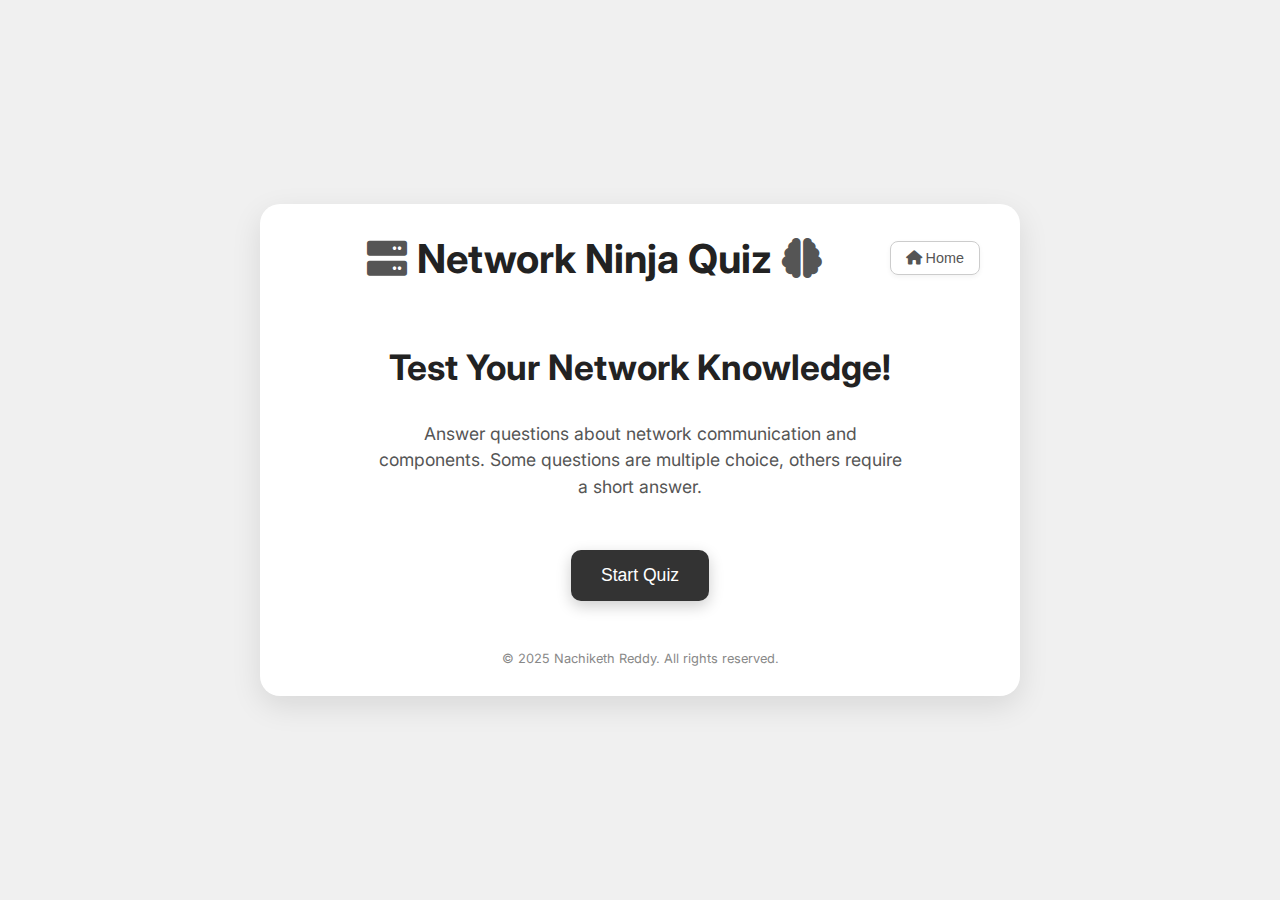
<file: quiz3.html>
<!DOCTYPE html>
<html lang="en">
<head>
    <meta charset="UTF-8">
    <meta name="viewport" content="width=device-width, initial-scale=1.0">
    <title>Network Ninja Quiz</title>
    <link href="https://cdnjs.cloudflare.com/ajax/libs/font-awesome/6.0.0-beta3/css/all.min.css" rel="stylesheet">
    <style>
        /* Import Google Font - Inter */
        @import url('https://fonts.googleapis.com/css2?family=Inter:wght@400;700&display=swap');

        /* Base styles for body */
        body {
            font-family: 'Inter', sans-serif;
            background-color: #f0f0f0; /* Light gray background */
            display: flex;
            justify-content: center;
            align-items: center;
            min-height: 100vh;
            margin: 0;
            color: #333;
            overflow: hidden; /* Prevent scrollbars */
        }

        /* Main container for the game/quiz */
        .game-container {
            background-color: #ffffff;
            border-radius: 20px;
            box-shadow: 0 10px 30px rgba(0, 0, 0, 0.1);
            padding: 30px;
            width: 90%;
            max-width: 700px;
            text-align: center;
            position: relative;
            overflow: hidden;
            animation: fadeIn 0.8s ease-out; /* Fade-in animation for the container */
            display: flex;
            flex-direction: column;
            align-items: center;
        }

        /* Keyframe animation for fading in elements */
        @keyframes fadeIn {
            from { opacity: 0; transform: translateY(20px); }
            to { opacity: 1; transform: translateY(0); }
        }

        /* Header section styling */
        .main-header {
            width: 100%;
            display: flex;
            justify-content: space-between;
            align-items: center;
            margin-bottom: 20px;
            padding: 0 10px; /* Add some padding to the header */
            box-sizing: border-box;
        }

        /* Header control buttons (Home button) */
        .header-controls button {
            background-color: transparent;
            color: #555;
            border: 1px solid #ccc;
            padding: 8px 15px;
            border-radius: 8px;
            font-size: 0.9em;
            cursor: pointer;
            transition: background-color 0.3s ease, color 0.3s ease, box-shadow 0.3s ease;
            box-shadow: 0 2px 5px rgba(0, 0, 0, 0.05);
        }

        .header-controls button:hover {
            background-color: #eee;
            color: #222;
            box-shadow: 0 4px 8px rgba(0, 0, 0, 0.1);
        }

        /* Logo styling */
        .logo {
            font-size: 2.5em;
            color: #222; /* Dark gray */
            display: flex;
            align-items: center;
            justify-content: center;
            gap: 10px;
            font-weight: 700;
            flex-grow: 1; /* Allow logo to take available space */
        }

        .logo i {
            color: #555; /* Medium gray for icons */
        }

        /* General heading styles */
        h1, h2, h3 {
            color: #222; /* Dark gray */
            margin-bottom: 25px;
            font-size: 1.8em;
        }

        /* Start screen specific styles */
        .start-screen {
            display: flex;
            flex-direction: column;
            justify-content: center;
            align-items: center;
            width: 100%;
            padding: 20px;
            box-sizing: border-box;
        }

        .start-screen h1 {
            font-size: 2.2em; /* Slightly larger for emphasis */
            margin-bottom: 15px;
        }

        .start-screen p {
            font-size: 1.1em;
            color: #555;
            max-width: 80%; /* Constrain text width */
            margin-bottom: 30px;
            line-height: 1.5;
        }

        /* Common button styles for start, navigation, result, and submit */
        .start-screen button, .quiz-navigation button, .result-screen button, .submit-quiz-button {
            background-color: #333; /* Dark gray */
            color: white;
            border: none;
            padding: 15px 30px;
            border-radius: 10px;
            font-size: 1.1em;
            cursor: pointer;
            transition: background-color 0.3s ease, transform 0.2s ease, box-shadow 0.3s ease;
            box-shadow: 0 5px 15px rgba(0, 0, 0, 0.2);
            margin-top: 20px;
        }

        .start-screen button:hover, .quiz-navigation button:hover, .result-screen button:hover, .submit-quiz-button:hover {
            background-color: #555; /* Lighter gray on hover */
            transform: translateY(-3px);
            box-shadow: 0 8px 20px rgba(0, 0, 0, 0.3);
        }

        .start-screen button:active, .quiz-navigation button:active, .result-screen button:active, .submit-quiz-button:active {
            transform: translateY(0);
            box-shadow: 0 3px 10px rgba(0, 0, 0, 0.15);
        }

        /* Quiz area specific styles */
        .quiz-area {
            display: none; /* Hidden by default */
            width: 100%;
            flex-direction: column; /* Ensure content stacks vertically */
            align-items: center;
        }

        .question-counter {
            font-size: 1.1em;
            color: #555;
            margin-bottom: 15px;
        }

        .question-box {
            background-color: #f8f8f8; /* Very light gray */
            border: 1px solid #e0e0e0;
            border-radius: 15px;
            padding: 25px;
            margin-bottom: 20px;
            min-height: 150px;
            display: flex;
            flex-direction: column;
            justify-content: center;
            align-items: center;
            text-align: left; /* Align text to the left within the box */
            width: 100%; /* Take full width of parent */
            box-sizing: border-box; /* Include padding in width */
        }

        .question-text {
            font-size: 1.3em;
            margin-bottom: 20px;
            font-weight: 600;
            color: #343a40;
            text-align: center; /* Center question text */
            width: 100%;
        }

        .options-container {
            display: flex;
            flex-direction: column;
            width: 100%;
            gap: 10px;
        }

        /* Individual option button for MCQs */
        .option-button {
            background-color: #f0f0f0; /* Light gray */
            border: 1px solid #d0d0d0;
            padding: 12px 15px;
            border-radius: 8px;
            cursor: pointer;
            text-align: left;
            transition: background-color 0.2s ease, border-color 0.2s ease;
            font-size: 1em;
            color: #495057;
            width: 100%; /* Full width */
            box-sizing: border-box;
        }

        .option-button:hover:not(.correct):not(.incorrect):not(.disabled) {
            background-color: #e0e0e0; /* Slightly darker gray on hover */
            border-color: #c0c0c0;
        }

        /* Styles for selected, correct, and incorrect options */
        .option-button.selected {
            background-color: #333; /* Dark gray for selected */
            color: white;
            border-color: #333;
        }

        .option-button.correct {
            background-color: #28a745; /* Desaturated green */
            color: white;
            border-color: #28a745;
        }

        .option-button.incorrect {
            background-color: #dc3545; /* Desaturated red */
            color: white;
            border-color: #dc3545;
        }

        .option-button.disabled {
            cursor: not-allowed;
            opacity: 0.7;
        }

        /* Explanation box for correct/incorrect answers */
        .explanation-box {
            background-color: #e6f7ff; /* Light blue */
            border: 1px solid #91d5ff;
            border-radius: 10px;
            padding: 15px;
            margin-top: 15px;
            text-align: left;
            color: #004085;
            font-size: 0.95em;
            display: none; /* Hidden by default */
            width: 100%;
            box-sizing: border-box;
        }

        /* Short answer input field */
        .short-answer-input {
            width: calc(100% - 20px); /* Adjust for padding */
            padding: 12px 10px;
            border: 1px solid #d0d0d0;
            border-radius: 8px;
            font-size: 1em;
            margin-top: 10px;
            resize: vertical;
            min-height: 80px;
            color: #333;
            background-color: #f8f8f8;
            box-sizing: border-box;
        }

        /* Self-marking section for SAQ */
        .self-mark-section {
            margin-top: 20px;
            text-align: center;
            width: 100%;
        }

        .self-mark-section h3 {
            color: #222;
            margin-bottom: 15px;
        }

        .model-answer {
            background-color: #f0f0f0; /* Light gray */
            border: 1px solid #d0d0d0;
            padding: 15px;
            border-radius: 10px;
            margin-bottom: 15px;
            text-align: left;
            color: #333;
            font-style: italic;
        }

        .self-mark-buttons button {
            background-color: #555; /* Medium gray */
            color: white;
            border: none;
            padding: 10px 20px;
            border-radius: 8px;
            font-size: 0.95em;
            cursor: pointer;
            transition: background-color 0.3s ease;
            margin: 0 5px;
        }

        .self-mark-buttons button.correct-mark.selected-mark {
            background-color: #28a745; /* Desaturated green when selected */
        }

        .self-mark-buttons button.incorrect-mark.selected-mark {
            background-color: #dc3545; /* Desaturated red when selected */
        }

        .self-mark-buttons button:hover {
            opacity: 0.9;
        }

        /* Submit quiz button */
        .submit-quiz-button {
            background-color: #222; /* Darker gray for submit */
            box-shadow: 0 5px 15px rgba(0, 0, 0, 0.2);
            margin-top: 20px; /* Add margin to separate from self-mark section */
        }

        .submit-quiz-button:hover {
            background-color: #000; /* Black on hover */
            box-shadow: 0 8px 20px rgba(0, 0, 0, 0.3);
        }

        /* Quiz navigation buttons (Previous/Next) */
        .quiz-navigation {
            display: flex;
            justify-content: space-between;
            width: 100%;
            margin-top: 20px;
        }

        .quiz-navigation button {
            margin: 0;
            padding: 10px 20px;
            font-size: 1em;
            box-shadow: none;
        }

        .quiz-navigation button:hover {
            transform: none;
            box-shadow: none;
        }

        /* Result screen styles */
        .result-screen {
            display: none; /* Hidden by default */
            width: 100%;
            flex-direction: column;
            align-items: center;
        }

        .result-screen h2 {
            color: #222;
            margin-bottom: 20px;
        }

        .score {
            font-size: 2.5em;
            font-weight: 700;
            color: #28a745; /* Green for score */
            margin-bottom: 20px;
        }

        .feedback {
            font-size: 1.1em;
            color: #555;
            margin-bottom: 30px;
        }

        /* Summary chart section */
        .summary-section {
            width: 100%;
            margin-top: 30px;
            border-top: 1px solid #eee;
            padding-top: 20px;
        }

        .summary-section h3 {
            margin-bottom: 20px;
            color: #222;
        }

        .chart-container {
            display: flex;
            flex-direction: column;
            gap: 10px;
            width: 100%;
            max-width: 400px;
            margin: 0 auto 20px auto;
            text-align: left;
        }

        .chart-bar-wrapper {
            display: flex;
            align-items: center;
            font-size: 0.9em;
            color: #555;
        }

        .chart-label {
            width: 80px;
            flex-shrink: 0;
            font-weight: 600;
        }

        .chart-bar {
            height: 25px;
            border-radius: 5px;
            transition: width 0.5s ease-out;
            display: flex;
            align-items: center;
            justify-content: flex-end;
            padding-right: 5px;
            color: white;
            font-weight: bold;
            font-size: 0.8em;
            margin-left: 10px;
        }

        .chart-bar.correct {
            background-color: #28a745; /* Desaturated green */
        }

        .chart-bar.incorrect {
            background-color: #dc3545; /* Desaturated red */
        }

        .chart-bar.unanswered {
            background-color: #888; /* Gray */
        }

        /* Detailed review section */
        .detailed-review-section {
            width: 100%;
            margin-top: 30px;
            border-top: 1px solid #eee;
            padding-top: 20px;
            text-align: left;
        }

        .detailed-review-section h3 {
            text-align: center;
            margin-bottom: 20px;
        }

        .review-item {
            background-color: #f8f8f8;
            border: 1px solid #e0e0e0;
            border-radius: 10px;
            padding: 15px;
            margin-bottom: 15px;
        }

        .review-item p {
            margin-bottom: 5px;
            color: #333;
        }

        .review-item .question-text-review {
            font-weight: 600;
            color: #343a40;
            margin-bottom: 10px;
        }

        .review-item .your-answer, .review-item .correct-answer, .review-item .model-answer-review {
            font-size: 0.95em;
            margin-left: 10px;
            margin-bottom: 5px;
        }

        .review-item .your-answer {
            color: #dc3545; /* Red for incorrect user answer */
        }

        .review-item .correct-answer {
            color: #28a745; /* Green for correct answer */
        }

        .review-item .model-answer-review {
            color: #004085; /* Blue for model answer */
            font-style: italic;
        }

        .revision-suggestions-section {
            width: 100%;
            margin-top: 30px;
            border-top: 1px solid #eee;
            padding-top: 20px;
            text-align: center;
        }

        .revision-suggestions-section h3 {
            margin-bottom: 15px;
        }

        .revision-suggestions-section ul {
            list-style: none;
            padding: 0;
            margin: 0;
            display: flex;
            flex-wrap: wrap;
            justify-content: center;
            gap: 10px;
        }

        .revision-suggestions-section li {
            background-color: #e6f7ff;
            border: 1px solid #91d5ff;
            border-radius: 8px;
            padding: 8px 15px;
            color: #004085;
            font-size: 0.9em;
            font-weight: 500;
        }


        /* Custom message box for alerts */
        .message-box {
            display: none; /* Hidden by default */
            position: fixed;
            top: 50%;
            left: 50%;
            transform: translate(-50%, -50%);
            background-color: #fff;
            padding: 25px;
            border-radius: 15px;
            box-shadow: 0 5px 25px rgba(0, 0, 0, 0.2);
            z-index: 1000;
            text-align: center;
            max-width: 400px;
            width: 90%;
            border: 2px solid #555; /* Darker gray border */
        }

        .message-box h3 {
            color: #333;
            margin-top: 0;
            margin-bottom: 15px;
        }

        .message-box p {
            margin-bottom: 20px;
            color: #333;
        }

        .message-box button {
            background-color: #333;
            color: white;
            border: none;
            padding: 10px 20px;
            border-radius: 8px;
            cursor: pointer;
            font-size: 1em;
            transition: background-color 0.3s ease;
        }

        .message-box button:hover {
            background-color: #555;
        }

        /* Copyright text */
        .copyright {
            margin-top: 30px;
            font-size: 0.8em;
            color: #888;
        }

        /* Responsive adjustments for smaller screens (max-width: 768px) */
        @media (max-width: 768px) {
            .game-container {
                padding: 20px;
                width: 95%;
            }

            .main-header {
                flex-direction: column;
                gap: 10px;
            }

            .header-controls {
                position: static; /* Remove absolute positioning */
                width: 100%;
                text-align: right;
            }

            .logo {
                font-size: 2em;
            }

            h1 {
                font-size: 1.5em;
            }

            .start-screen p {
                max-width: 95%;
            }

            .start-screen button, .quiz-navigation button, .result-screen button, .submit-quiz-button {
                padding: 12px 25px;
                font-size: 1em;
            }

            .question-text {
                font-size: 1.1em;
            }

            .options-container {
                gap: 8px; /* Slightly smaller gap for options */
            }

            .option-button {
                padding: 10px 12px;
                font-size: 0.9em;
            }

            .quiz-navigation {
                flex-direction: column;
                gap: 15px;
            }

            .quiz-navigation button {
                width: 100%;
            }

            .chart-label {
                width: 60px;
            }
        }
    </style>
</head>
<body>
    <div class="game-container">
        <div class="main-header">
            <div class="logo">
                <i class="fas fa-server"></i> Network Ninja Quiz <i class="fas fa-brain"></i>
            </div>
            <div class="header-controls">
                <button id="homeButton"><i class="fas fa-home"></i> Home</button>
            </div>
        </div>

        <div class="start-screen" id="startScreen">
            <h1>Test Your Network Knowledge!</h1>
            <p>Answer questions about network communication and components. Some questions are multiple choice, others require a short answer.</p>
            <button id="startButton">Start Quiz</button>
        </div>

        <div class="quiz-area" id="quizArea">
            <div class="question-counter" id="questionCounter">Question 1 of 10</div>
            <div class="question-box">
                <p class="question-text" id="questionText"></p>
                <div class="options-container" id="optionsContainer">
                    </div>
                <textarea class="short-answer-input" id="shortAnswerInput" placeholder="Type your answer here..." style="display: none;"></textarea>
                <div class="explanation-box" id="explanationBox"></div> </div>

            <div class="self-mark-section" id="selfMarkSection" style="display: none;">
                <h3>Model Answer:</h3>
                <div class="model-answer" id="modelAnswer"></div>
                <p>Did your answer match the model answer?</p>
                <div class="self-mark-buttons">
                    <button class="correct-mark" data-mark="correct">Yes, it matched!</button>
                    <button class="incorrect-mark" data-mark="incorrect">No, it didn't.</button>
                </div>
            </div>

            <button id="submitQuiz" class="submit-quiz-button" style="display: none;">Submit Quiz</button>

            <div class="quiz-navigation">
                <button id="prevButton" style="display: none;">Previous</button>
                <button id="nextButton">Next Question</button>
            </div>
        </div>

        <div class="result-screen" id="resultScreen">
            <h2>Quiz Complete!</h2>
            <p class="score" id="finalScore">Score: 0/0</p>
            <p class="feedback" id="feedbackMessage"></p>

            <div class="summary-section">
                <h3>Quiz Summary</h3>
                <div class="chart-container" id="summaryChart">
                    </div>
            </div>

            <div class="detailed-review-section" id="detailedReviewSection" style="display: none;">
                <h3>Detailed Review of Missed Questions</h3>
                <div id="reviewItemsContainer">
                    </div>
            </div>

            <div class="revision-suggestions-section" id="revisionSuggestionsSection" style="display: none;">
                <h3>Suggested Topics for Revision</h3>
                <ul id="revisionTopicsList">
                    </ul>
            </div>

            <button id="restartButton">Play Again</button>
        </div>

        <div class="copyright">
            &copy; 2025 Nachiketh Reddy. All rights reserved.
        </div>
    </div>

    <div class="message-box" id="messageBox">
        <h3 id="messageBoxTitle"></h3>
        <p id="messageBoxContent"></p>
        <button id="messageBoxClose">OK</button>
    </div>

    <script>
        // Array of quiz questions
        const quizQuestions = [
            // Multiple Choice Questions (MCQ)
            {
                type: "mcq",
                question: "Which of the following is NOT a hardware component?",
                options: ["Motherboard", "Solid State Drive (SSD)", "Random Access Memory (RAM)", "Microsoft Windows"],
                correctAnswer: "Microsoft Windows",
                explanation: "Microsoft Windows is an operating system, which is software, not hardware.",
                topic: "Hardware vs Software"
            },
            {
                type: "mcq",
                question: "Which of the following is part of the Network Communication Layer?",
                options: ["User Application", "Network Interface", "Network Protocol", "All of the above"],
                correctAnswer: "All of the above",
                explanation: "The layers of network communication include User Application, Network Software, Network Protocol, and Network Interface.",
                topic: "Network Layers"
            },
            {
                type: "mcq",
                question: "Which of the following statement is true about a Switch?",
                options: ["Switch cannot create a Local Area Network (LAN).", "Switch contains a switching table.", "Switch communicates with IP addresses.", "Switch is a Hub."],
                correctAnswer: "Switch contains a switching table.",
                explanation: "Switches are intelligent devices that use a switching table (based on MAC addresses) to forward data only to the intended recipient, unlike hubs which broadcast to all ports.",
                topic: "Networking Devices"
            },
            {
                type: "mcq",
                question: "Which of the following defines bandwidth in a network?",
                options: ["Transmission capacity of a communication channel.", "Connected computers in the network.", "Class of IP used in network.", "Type of manufacturer used in network."],
                correctAnswer: "Transmission capacity of a communication channel.",
                explanation: "Bandwidth refers to the maximum rate at which data can be transferred over a communication channel.",
                topic: "Network Concepts"
            },
            {
                type: "mcq",
                question: "The header of the Internet Protocol (IP) packet includes which of the following?",
                options: ["Only source IP address.", "Only destination IP address.", "Source and destination IP address.", "Source and destination MAC address."],
                correctAnswer: "Source and destination IP address.",
                explanation: "An IP packet header contains both the source and destination IP addresses, enabling routing across networks.",
                topic: "IP Addressing"
            },
            {
                type: "mcq",
                question: "What is the primary function of a Network Interface Card (NIC)?",
                options: ["To store network configurations.", "To translate signals between the computer and the network medium.", "To manage network traffic congestion.", "To assign IP addresses to devices."],
                correctAnswer: "To translate signals between the computer and the network medium.",
                explanation: "A NIC is essential for a computer to connect to a network, handling the conversion of data into signals for transmission and vice-versa.",
                topic: "Networking Devices"
            },
            {
                type: "mcq",
                question: "What is the main difference between a Hub and a Switch regarding data transmission?",
                options: ["A Hub sends data to a specific port, while a Switch broadcasts data to all ports.", "A Hub broadcasts data to all ports, while a Switch sends data only to the intended recipient.", "A Hub uses IP addresses, while a Switch uses MAC addresses.", "There is no significant difference."],
                correctAnswer: "A Hub broadcasts data to all ports, while a Switch sends data only to the intended recipient.",
                explanation: "Hubs are less intelligent and broadcast all incoming data to every connected device, leading to network congestion. Switches are smarter, using MAC addresses to direct data only to the relevant port.",
                topic: "Networking Devices"
            },
            {
                type: "mcq",
                question: "What does CIDR IP address 192.168.1.0/24 signify?",
                options: ["The first 8 bits cannot be touched.", "The first 16 bits cannot be touched.", "The first 24 bits cannot be touched.", "The last 8 bits cannot be touched."],
                correctAnswer: "The first 24 bits cannot be touched.",
                explanation: "In CIDR notation, /24 means that the first 24 bits of the IP address are fixed for the network portion, and cannot be changed for host addressing.",
                topic: "IP Addressing"
            },
            {
                type: "mcq",
                question: "What is the purpose of a 'default route' in a router?",
                options: ["To set a static IP address.", "To send a packet when the router doesn't have an entry in its routing tables.", "To block all incoming traffic.", "To prioritize certain network traffic."],
                correctAnswer: "To send a packet when the router doesn't have an entry in its routing tables.",
                explanation: "A default route specifies where to send packets for which the router has no specific route entry in its routing table, acting as a 'route of last resort'.",
                topic: "Routing"
            },
            {
                type: "mcq",
                question: "What is the role of a 'client' in a network environment?",
                options: ["To provide resources to other computers.", "To request information or resources from a server.", "To manage network security.", "To route data between networks."],
                correctAnswer: "To request information or resources from a server.",
                explanation: "A client is typically a device or software that initiates requests for services or resources from a server.",
                topic: "Network Roles"
            },
            {
                type: "mcq",
                question: "Which protocol is used for secure web browsing?",
                options: ["HTTP", "FTP", "HTTPS", "SMTP"],
                correctAnswer: "HTTPS",
                explanation: "HTTPS (Hypertext Transfer Protocol Secure) is the secure version of HTTP, using SSL/TLS for encryption.",
                topic: "Network Protocols"
            },
            {
                type: "mcq",
                question: "What is a firewall primarily used for?",
                options: ["To boost internet speed.", "To prevent unauthorized access to a network.", "To manage wireless connections.", "To store user data."],
                correctAnswer: "To prevent unauthorized access to a network.",
                explanation: "A firewall acts as a barrier, controlling incoming and outgoing network traffic based on security rules.",
                topic: "Network Security"
            },
            {
                type: "mcq",
                question: "Which of the following is an example of a Wide Area Network (WAN)?",
                options: ["A home Wi-Fi network.", "A school's local network.", "The Internet.", "A small office network."],
                correctAnswer: "The Internet.",
                explanation: "A WAN covers a broad area (e.g., across cities, countries) and is typically used to connect multiple smaller networks, like the Internet.",
                topic: "Network Types"
            },
            {
                type: "mcq",
                question: "What is the purpose of DNS (Domain Name System)?",
                options: ["To assign IP addresses dynamically.", "To translate domain names into IP addresses.", "To secure network connections.", "To manage email services."],
                correctAnswer: "To translate domain names into IP addresses.",
                explanation: "DNS acts like a phonebook for the internet, translating human-readable domain names (like google.com) into machine-readable IP addresses.",
                topic: "Network Protocols"
            },
            {
                type: "mcq",
                question: "What is latency in network communication?",
                options: ["The amount of data that can be transmitted.", "The delay before a transfer of data begins following an instruction for its transfer.", "The speed at which data travels.", "The number of devices connected to a network."],
                correctAnswer: "The delay before a transfer of data begins following an instruction for its transfer.",
                explanation: "Latency is the time delay between the cause and effect of some physical change in the system being observed. In networking, it's the time it takes for a data packet to travel from one point to another.",
                topic: "Network Concepts"
            },


            // Short Answer Questions (SAQ)
            {
                type: "saq",
                question: "List any three differences between a Hub and a Switch.",
                modelAnswer: "1. **Intelligence**: Switches are intelligent and read frame information (MAC addresses) to forward data to specific ports, while hubs are unintelligent and broadcast data to all ports. \n2. **Bandwidth**: Each port on a switch gets a dedicated amount of bandwidth, allowing multiple conversations concurrently, whereas all computers connected to a hub share the same total bandwidth. \n3. **Collision Domains**: Switches create separate collision domains for each port, reducing collisions, while hubs operate in a single collision domain, leading to more collisions and network congestion.",
                topic: "Networking Devices"
            },
            {
                type: "saq",
                question: "List any two differences between a Hub and a Router.",
                modelAnswer: "1. **Layer of Operation**: Hubs operate at Layer 1 (Physical Layer) of the OSI model, simply repeating signals. Routers operate at Layer 3 (Network Layer) and use IP addresses to route packets between different networks. \n2. **Network Connectivity**: Hubs connect devices within a single local area network (LAN). Routers connect different networks (LANs, WANs) and are essential for internetworking. \n3. **Broadcasting**: Hubs forward broadcast messages to all ports. Routers, by default, do not forward broadcast messages across different networks, limiting broadcast domains.",
                topic: "Networking Devices"
            },
            {
                type: "saq",
                question: "What are packets and frames in network communication?",
                modelAnswer: "1. **Packets**: Packets are chunks of data with source and destination IP addresses added to them. They are processed by network protocols (like IP) and routed between networks by routers. \n2. **Frames**: Frames are packets with source and destination MAC addresses added to them, along with an error-checking code (trailer). NICs send and receive frames, which are used for communication within a local network segment.",
                topic: "Network Concepts"
            },
            {
                type: "saq",
                question: "Explain the concept of 'Virtual Memory'.",
                modelAnswer: "Virtual memory is a memory management capability of an operating system (OS) that uses hardware and software to allow a computer to compensate for physical memory shortages by temporarily transferring data from random access memory (RAM) to disk storage. It allows programs to run that require more memory than is physically available.",
                topic: "Operating Systems"
            },
            {
                type: "saq",
                question: "What is the purpose of a MAC address in network communication?",
                modelAnswer: "A MAC (Media Access Control) address is a unique physical address assigned to network interfaces for communications within a network segment. Its purpose is to identify a specific device on a local network, allowing frames to be delivered to the correct hardware interface.",
                topic: "Network Addressing"
            },
            {
                type: "saq",
                question: "Describe the function of a router in a network.",
                modelAnswer: "A router is a networking device that forwards data packets between computer networks. Routers perform the traffic directing functions on the Internet. Data packets are sent from one router to another through the internetwork until they reach their destination node. Routers analyze the destination IP address of a packet and use routing tables to determine the best path for forwarding the packet.",
                topic: "Routing"
            },
            {
                type: "saq",
                question: "What is the difference between IPv4 and IPv6?",
                modelAnswer: "IPv4 uses 32-bit addresses, allowing for approximately 4.3 billion unique addresses. IPv6 uses 128-bit addresses, providing a vastly larger address space (approximately $3.4 \times 10^{38}$ unique addresses). IPv6 also includes improvements like simplified header format, better support for mobile devices, and enhanced security features.",
                topic: "IP Addressing"
            },
            {
                type: "saq",
                question: "Explain what a 'subnet mask' is and its purpose.",
                modelAnswer: "A subnet mask is a 32-bit number that distinguishes the network address from the host address within an IP address. It works by dividing an IP address into two parts: the network address (used for routing packets between networks) and the host address (used to identify a specific device within that network). This allows for efficient routing and management of IP addresses within a network.",
                topic: "IP Addressing"
            }
        ];

        let currentQuestionIndex = 0;
        let userAnswers = []; // Stores user's selected answer or SAQ object {answer: "", status: ""}
        let score = 0;
        let correctAnswersCount = 0;
        let incorrectAnswersCount = 0;
        let unansweredCount = 0;
        let missedTopics = new Set(); // To store unique topics of missed questions

        // Get DOM elements
        const startScreen = document.getElementById('startScreen');
        const quizArea = document.getElementById('quizArea');
        const resultScreen = document.getElementById('resultScreen');
        const startButton = document.getElementById('startButton');
        const questionCounter = document.getElementById('questionCounter');
        const questionText = document.getElementById('questionText');
        const optionsContainer = document.getElementById('optionsContainer');
        const shortAnswerInput = document.getElementById('shortAnswerInput');
        const selfMarkSection = document.getElementById('selfMarkSection');
        const modelAnswerDiv = document.getElementById('modelAnswer');
        const prevButton = document.getElementById('prevButton');
        const nextButton = document.getElementById('nextButton');
        const submitQuizButton = document.getElementById('submitQuiz');
        const finalScore = document.getElementById('finalScore');
        const feedbackMessage = document.getElementById('feedbackMessage');
        const restartButton = document.getElementById('restartButton');
        const messageBox = document.getElementById('messageBox');
        const messageBoxTitle = document.getElementById('messageBoxTitle');
        const messageBoxContent = document.getElementById('messageBoxContent');
        const messageBoxClose = document.getElementById('messageBoxClose');
        const homeButton = document.getElementById('homeButton');
        const summaryChart = document.getElementById('summaryChart');
        const explanationBox = document.getElementById('explanationBox'); // New explanation box
        const detailedReviewSection = document.getElementById('detailedReviewSection');
        const reviewItemsContainer = document.getElementById('reviewItemsContainer');
        const revisionSuggestionsSection = document.getElementById('revisionSuggestionsSection');
        const revisionTopicsList = document.getElementById('revisionTopicsList');


        // Shuffle questions for a new session
        function shuffleArray(array) {
            for (let i = array.length - 1; i > 0; i--) {
                const j = Math.floor(Math.random() * (i + 1));
                [array[i], array[j]] = [array[j], array[i]];
            }
        }

        // Display a custom message box instead of alert()
        function showMessageBox(title, message) {
            messageBoxTitle.textContent = title;
            messageBoxContent.textContent = message;
            messageBox.style.display = 'block';
        }

        // Close message box
        messageBoxClose.addEventListener('click', () => {
            messageBox.style.display = 'none';
        });

        // Initialize quiz
        function startQuiz() {
            shuffleArray(quizQuestions); // Shuffle questions at the start of each session
            currentQuestionIndex = 0;
            userAnswers = Array(quizQuestions.length).fill(null); // Initialize user answers array
            score = 0;
            correctAnswersCount = 0;
            incorrectAnswersCount = 0;
            unansweredCount = 0;
            missedTopics.clear(); // Clear missed topics for a new quiz

            startScreen.style.display = 'none';
            quizArea.style.display = 'flex';
            resultScreen.style.display = 'none';
            loadQuestion();
        }

        // Load and display current question
        function loadQuestion() {
            const question = quizQuestions[currentQuestionIndex];
            questionCounter.textContent = `Question ${currentQuestionIndex + 1} of ${quizQuestions.length}`;
            questionText.textContent = question.question;

            optionsContainer.innerHTML = ''; // Clear previous options
            shortAnswerInput.style.display = 'none';
            selfMarkSection.style.display = 'none'; // Hide self-marking section by default
            explanationBox.style.display = 'none'; // Hide explanation box by default

            if (question.type === "mcq") {
                optionsContainer.style.display = 'flex';
                question.options.forEach((option, index) => {
                    const button = document.createElement('button');
                    button.classList.add('option-button');
                    button.textContent = option;
                    button.dataset.index = index;
                    // Attach event listener only if not already answered
                    if (userAnswers[currentQuestionIndex] === null || userAnswers[currentQuestionIndex].selectedOption === undefined) {
                        button.addEventListener('click', () => selectOption(option, button));
                    }
                    optionsContainer.appendChild(button);
                });

                // If already answered, apply marking and disable options
                if (userAnswers[currentQuestionIndex] !== null && userAnswers[currentQuestionIndex].selectedOption !== undefined) {
                    applyMarkingAndDisableOptions(question);
                    // Show explanation if it was an MCQ and already answered
                    if (question.explanation) {
                        explanationBox.textContent = question.explanation;
                        explanationBox.style.display = 'block';
                    }
                }
                nextButton.style.display = 'none'; // Hide next button until answer is marked
                submitQuizButton.style.display = 'none'; // Hide submit button until answer is marked

            } else if (question.type === "saq") {
                optionsContainer.style.display = 'none';
                shortAnswerInput.style.display = 'block';
                shortAnswerInput.value = userAnswers[currentQuestionIndex]?.answer || ''; // Load saved answer

                // Show self-marking section if an answer exists
                if (userAnswers[currentQuestionIndex] !== null && userAnswers[currentQuestionIndex].answer !== undefined) {
                    displaySelfMarking(question.modelAnswer);
                }
            }

            updateNavigationButtons();
        }

        // Handle MCQ option selection and immediate marking
        function selectOption(selectedOption, clickedButton) {
            const currentQuestion = quizQuestions[currentQuestionIndex];

            // Store the user's answer
            userAnswers[currentQuestionIndex] = {
                selectedOption: selectedOption,
                status: null, // Will be 'correct' or 'incorrect'
                questionText: currentQuestion.question, // Store question text for review
                correctAnswer: currentQuestion.correctAnswer, // Store correct answer for review
                explanation: currentQuestion.explanation, // Store explanation for review
                topic: currentQuestion.topic // Store topic for revision suggestions
            };

            // Check if the answer is correct
            if (selectedOption === currentQuestion.correctAnswer) {
                clickedButton.classList.add('correct');
                userAnswers[currentQuestionIndex].status = 'correct';
            } else {
                clickedButton.classList.add('incorrect');
                userAnswers[currentQuestionIndex].status = 'incorrect';
                // Highlight the correct answer if the user was wrong
                Array.from(optionsContainer.children).forEach(button => {
                    if (button.textContent === currentQuestion.correctAnswer) {
                        button.classList.add('correct');
                    }
                });
            }

            // Disable all options after selection
            Array.from(optionsContainer.children).forEach(button => {
                button.classList.add('disabled');
                button.removeEventListener('click', () => selectOption(option, button)); // Remove event listener
            });

            // Display explanation
            if (currentQuestion.explanation) {
                explanationBox.textContent = currentQuestion.explanation;
                explanationBox.style.display = 'block';
            }

            // Show the next button immediately after marking
            nextButton.style.display = 'inline-block';
            if (currentQuestionIndex === quizQuestions.length - 1) {
                submitQuizButton.style.display = 'inline-block';
                nextButton.style.display = 'none'; // Hide next button if it's the last question
            }
        }

        // Apply visual marking and disable options for already answered MCQs
        function applyMarkingAndDisableOptions(question) {
            const userAnswer = userAnswers[currentQuestionIndex];
            Array.from(optionsContainer.children).forEach(button => {
                button.classList.add('disabled'); // Disable all options
                button.removeEventListener('click', () => selectOption(button.textContent, button)); // Remove event listener

                if (button.textContent === userAnswer.selectedOption) {
                    if (userAnswer.status === 'correct') {
                        button.classList.add('correct');
                    } else {
                        button.classList.add('incorrect');
                    }
                }
                // Always show the correct answer if it's an MCQ and already answered
                if (button.textContent === question.correctAnswer) {
                    button.classList.add('correct');
                }
            });
        }

        // Display self-marking section for SAQ
        function displaySelfMarking(modelAnswer) {
            selfMarkSection.style.display = 'block';
            modelAnswerDiv.innerHTML = modelAnswer.replace(/\n/g, '<br>'); // Display model answer with line breaks

            // Check if the question was already marked
            const userAnswerStatus = userAnswers[currentQuestionIndex]?.status;

            // Reset button states
            selfMarkSection.querySelectorAll('button').forEach(btn => {
                btn.classList.remove('selected-mark'); // Remove previous selected state
            });

            if (userAnswerStatus === 'correct') {
                selfMarkSection.querySelector('.correct-mark').classList.add('selected-mark');
            } else if (userAnswerStatus === 'incorrect') {
                selfMarkSection.querySelector('.incorrect-mark').classList.add('selected-mark');
            }
        }

        // Handle self-marking for SAQ
        document.querySelectorAll('.self-mark-buttons button').forEach(button => {
            button.addEventListener('click', (event) => {
                const mark = event.target.dataset.mark;
                const currentQuestion = quizQuestions[currentQuestionIndex];

                // Ensure userAnswers[currentQuestionIndex] is an object for SAQ
                userAnswers[currentQuestionIndex] = userAnswers[currentQuestionIndex] || {};
                userAnswers[currentQuestionIndex].answer = shortAnswerInput.value;
                userAnswers[currentQuestionIndex].status = mark; // Update user answer status
                userAnswers[currentQuestionIndex].questionText = currentQuestion.question;
                userAnswers[currentQuestionIndex].modelAnswer = currentQuestion.modelAnswer;
                userAnswers[currentQuestionIndex].topic = currentQuestion.topic;


                // Visually indicate selection
                selfMarkSection.querySelectorAll('button').forEach(btn => {
                    btn.classList.remove('selected-mark'); // Remove previous selected state
                });
                event.target.classList.add('selected-mark');

                // Show next/submit button after self-marking
                if (currentQuestionIndex < quizQuestions.length - 1) {
                    nextButton.style.display = 'inline-block';
                } else {
                    submitQuizButton.style.display = 'inline-block';
                }
            });
        });

        // Update navigation button visibility
        function updateNavigationButtons() {
            prevButton.style.display = currentQuestionIndex > 0 ? 'inline-block' : 'none';

            const currentQuestion = quizQuestions[currentQuestionIndex];
            if (currentQuestion.type === "mcq") {
                // For MCQ, next/submit button depends on whether an answer has been selected
                if (userAnswers[currentQuestionIndex] !== null && userAnswers[currentQuestionIndex].selectedOption !== undefined) {
                    nextButton.style.display = (currentQuestionIndex === quizQuestions.length - 1) ? 'none' : 'inline-block';
                    submitQuizButton.style.display = (currentQuestionIndex === quizQuestions.length - 1) ? 'inline-block' : 'none';
                } else {
                    nextButton.style.display = 'none';
                    submitQuizButton.style.display = 'none';
                }
            } else if (currentQuestion.type === "saq") {
                // For SAQ, next/submit button depends on whether it has been self-marked
                if (userAnswers[currentQuestionIndex] !== null && userAnswers[currentQuestionIndex].status !== undefined) {
                    nextButton.style.display = (currentQuestionIndex === quizQuestions.length - 1) ? 'none' : 'inline-block';
                    submitQuizButton.style.display = (currentQuestionIndex === quizQuestions.length - 1) ? 'inline-block' : 'none';
                } else {
                    nextButton.style.display = 'none';
                    submitQuizButton.style.display = 'none';
                }
            }
        }

        // Go to previous question
        prevButton.addEventListener('click', () => {
            if (currentQuestionIndex > 0) {
                // Save current SAQ answer before moving
                if (quizQuestions[currentQuestionIndex].type === "saq") {
                    userAnswers[currentQuestionIndex] = userAnswers[currentQuestionIndex] || {};
                    userAnswers[currentQuestionIndex].answer = shortAnswerInput.value;
                }
                currentQuestionIndex--;
                loadQuestion();
            }
        });

        // Go to next question
        nextButton.addEventListener('click', () => {
            const currentQuestion = quizQuestions[currentQuestionIndex];
            if (currentQuestion.type === "mcq") {
                if (userAnswers[currentQuestionIndex] === null || userAnswers[currentQuestionIndex].selectedOption === undefined) {
                    showMessageBox('Warning', 'Please select an option before proceeding.');
                    return;
                }
            } else if (currentQuestion.type === "saq") {
                // Save SAQ answer
                userAnswers[currentQuestionIndex] = userAnswers[currentQuestionIndex] || {};
                userAnswers[currentQuestionIndex].answer = shortAnswerInput.value;

                // If not self-marked, prompt user
                if (!userAnswers[currentQuestionIndex].status) {
                    displaySelfMarking(currentQuestion.modelAnswer);
                    showMessageBox('Self-Marking Required', 'Please review the model answer and self-mark your response before moving to the next question.');
                    return;
                }
            }

            if (currentQuestionIndex < quizQuestions.length - 1) {
                currentQuestionIndex++;
                loadQuestion();
            }
        });

        // Submit quiz and calculate score
        submitQuizButton.addEventListener('click', () => {
            const currentQuestion = quizQuestions[currentQuestionIndex];
            if (currentQuestion.type === "mcq") {
                if (userAnswers[currentQuestionIndex] === null || userAnswers[currentQuestionIndex].selectedOption === undefined) {
                    showMessageBox('Warning', 'Please select an option before submitting the quiz.');
                    return;
                }
            } else if (currentQuestion.type === "saq") {
                userAnswers[currentQuestionIndex] = userAnswers[currentQuestionIndex] || {};
                userAnswers[currentQuestionIndex].answer = shortAnswerInput.value;
                if (!userAnswers[currentQuestionIndex].status) {
                    displaySelfMarking(currentQuestion.modelAnswer);
                    showMessageBox('Self-Marking Required', 'Please review the model answer and self-mark your response before submitting the quiz.');
                    return;
                }
            }

            calculateScore();
            quizArea.style.display = 'none';
            resultScreen.style.display = 'flex';
            renderSummaryChart(); // Render the chart when results are shown
            renderDetailedReview(); // Render the detailed review
            renderRevisionSuggestions(); // Render revision suggestions
        });

        // Calculate final score and counts for summary
        function calculateScore() {
            score = 0;
            correctAnswersCount = 0;
            incorrectAnswersCount = 0;
            unansweredCount = 0;
            missedTopics.clear(); // Clear for recalculation

            quizQuestions.forEach((question, index) => {
                const userAnswerData = userAnswers[index];

                if (question.type === "mcq") {
                    if (userAnswerData && userAnswerData.status === 'correct') {
                        score++;
                        correctAnswersCount++;
                    } else if (userAnswerData && userAnswerData.status === 'incorrect') {
                        incorrectAnswersCount++;
                        if (question.topic) missedTopics.add(question.topic);
                    } else {
                        unansweredCount++;
                        if (question.topic) missedTopics.add(question.topic);
                    }
                } else if (question.type === "saq") {
                    if (userAnswerData && userAnswerData.status === 'correct') {
                        score++;
                        correctAnswersCount++;
                    } else if (userAnswerData && userAnswerData.status === 'incorrect') {
                        incorrectAnswersCount++;
                        if (question.topic) missedTopics.add(question.topic);
                    } else {
                        unansweredCount++;
                        if (question.topic) missedTopics.add(question.topic);
                    }
                }
            });

            finalScore.textContent = `Score: ${score}/${quizQuestions.length}`;
            if (score === quizQuestions.length) {
                feedbackMessage.textContent = "Excellent! You are a Network Ninja!";
                feedbackMessage.style.color = "#28a745";
            } else if (score >= quizQuestions.length * 0.7) {
                feedbackMessage.textContent = "Great job! You have a solid understanding.";
                feedbackMessage.style.color = "#555"; /* Adjusted for monochrome */
            } else {
                feedbackMessage.textContent = "Keep practicing! Review Chapter 3 to improve.";
                feedbackMessage.style.color = "#dc3545";
            }
        }

        // Render summary chart
        function renderSummaryChart() {
            summaryChart.innerHTML = ''; // Clear previous chart

            const totalQuestions = quizQuestions.length;

            const data = [
                { label: "Correct", count: correctAnswersCount, class: "correct" },
                { label: "Incorrect", count: incorrectAnswersCount, class: "incorrect" },
                { label: "Unanswered", count: unansweredCount, class: "unanswered" }
            ];

            data.forEach(item => {
                const percentage = totalQuestions > 0 ? (item.count / totalQuestions) * 100 : 0;

                const wrapper = document.createElement('div');
                wrapper.classList.add('chart-bar-wrapper');

                const label = document.createElement('span');
                label.classList.add('chart-label');
                label.textContent = item.label + ":";

                const bar = document.createElement('div');
                bar.classList.add('chart-bar', item.class);
                bar.style.width = `${percentage}%`;
                bar.textContent = `${item.count} (${percentage.toFixed(0)}%)`;

                wrapper.appendChild(label);
                wrapper.appendChild(bar);
                summaryChart.appendChild(wrapper);
            });
        }

        // Render detailed review of missed questions
        function renderDetailedReview() {
            reviewItemsContainer.innerHTML = ''; // Clear previous review items
            let hasMissedQuestions = false;

            quizQuestions.forEach((question, index) => {
                const userAnswerData = userAnswers[index];
                const isMissed = !userAnswerData || userAnswerData.status !== 'correct';

                if (isMissed) {
                    hasMissedQuestions = true;
                    const reviewItem = document.createElement('div');
                    reviewItem.classList.add('review-item');

                    const qText = document.createElement('p');
                    qText.classList.add('question-text-review');
                    qText.textContent = `Question ${index + 1}: ${question.question}`;
                    reviewItem.appendChild(qText);

                    const yourAnswer = document.createElement('p');
                    yourAnswer.classList.add('your-answer');

                    if (question.type === "mcq") {
                        yourAnswer.textContent = `Your Answer: ${userAnswerData ? userAnswerData.selectedOption : 'N/A'}`;
                        reviewItem.appendChild(yourAnswer);

                        const correctAnswer = document.createElement('p');
                        correctAnswer.classList.add('correct-answer');
                        correctAnswer.textContent = `Correct Answer: ${question.correctAnswer}`;
                        reviewItem.appendChild(correctAnswer);

                        if (question.explanation) {
                            const explanation = document.createElement('p');
                            explanation.classList.add('model-answer-review');
                            explanation.innerHTML = `Explanation: ${question.explanation}`;
                            reviewItem.appendChild(explanation);
                        }
                    } else if (question.type === "saq") {
                        yourAnswer.textContent = `Your Answer: ${userAnswerData ? userAnswerData.answer : 'N/A'}`;
                        reviewItem.appendChild(yourAnswer);

                        const modelAnswer = document.createElement('p');
                        modelAnswer.classList.add('model-answer-review');
                        modelAnswer.innerHTML = `Model Answer: ${question.modelAnswer.replace(/\n/g, '<br>')}`;
                        reviewItem.appendChild(modelAnswer);
                    }
                    reviewItemsContainer.appendChild(reviewItem);
                }
            });

            if (hasMissedQuestions) {
                detailedReviewSection.style.display = 'block';
            } else {
                detailedReviewSection.style.display = 'none';
            }
        }

        // Render revision suggestions based on missed topics
        function renderRevisionSuggestions() {
            revisionTopicsList.innerHTML = ''; // Clear previous topics

            if (missedTopics.size > 0) {
                revisionSuggestionsSection.style.display = 'block';
                missedTopics.forEach(topic => {
                    const listItem = document.createElement('li');
                    listItem.textContent = topic;
                    revisionTopicsList.appendChild(listItem);
                });
            } else {
                revisionSuggestionsSection.style.display = 'none';
            }
        }


        // Reset game to initial state (Home button functionality)
        function goToHome() {
            startScreen.style.display = 'flex';
            quizArea.style.display = 'none';
            resultScreen.style.display = 'none';
            currentQuestionIndex = 0;
            userAnswers = Array(quizQuestions.length).fill(null);
            score = 0;
            correctAnswersCount = 0;
            incorrectAnswersCount = 0;
            unansweredCount = 0;
            missedTopics.clear(); // Clear missed topics
            summaryChart.innerHTML = ''; // Clear chart
            explanationBox.style.display = 'none'; // Hide explanation box on home
            detailedReviewSection.style.display = 'none'; // Hide detailed review
            revisionSuggestionsSection.style.display = 'none'; // Hide revision suggestions
        }


        // Event listeners
        startButton.addEventListener('click', startQuiz);
        restartButton.addEventListener('click', startQuiz);
        homeButton.addEventListener('click', goToHome);

        // Initial setup
        window.onload = () => {
            startScreen.style.display = 'flex';
            quizArea.style.display = 'none';
            resultScreen.style.display = 'none';
        };
    </script>
</body>
</html>
</file>
<file: styles/style.css>
@import url('https://fonts.cdnfonts.com/css/sf-pro-display');

body {
    background-color: #F4F6F8;
    color: #2C3E50;
    line-height: 1.6;
}
body {
    font-family: 'SF Pro Display', -apple-system, BlinkMacSystemFont, 'Segoe UI', Roboto, Oxygen, Ubuntu, Cantarell, 'Open Sans', 'Helvetica Neue', sans-serif;
    font-size: 1rem;
    line-height: 1.5;
    color: #2C3E50;
    background-color: #ECF0F1;
    overflow-x: hidden;
}

h1, h2, h3, h4, h5, h6 {
    font-weight: 700;
    line-height: 1.2;
    margin-bottom: 1rem;
    color: #2C3E50;
}

h1 {
    font-size: 2.25rem;
    text-shadow: 0px 1px 2px rgba(0, 0, 0, 0.1);
}

h2 {
    font-size: 1.875rem;
    text-shadow: 0px 1px 1px rgba(0, 0, 0, 0.1);
}

h3 {
    font-size: 1.5rem;
    text-shadow: 0px 1px 1px rgba(0, 0, 0, 0.05);
}

p {
    margin-bottom: 1rem;
    
}

a {
    color: #2ECC71;
    text-decoration: none;
    transition: color 150ms ease;
}

a:hover {
    color: #27AE60;
}

img {
    max-width: 100%;
    height: auto;
    display: block;
}

ul, ol {
    padding-left: 1.5rem;
    margin-bottom: 1rem;
}
/* reset styles */
* {
    margin: 0;
    padding: 0;
    box-sizing: border-box;
    font-family: 'SF Pro Display', system-ui, -apple-system, BlinkMacSystemFont, 'Segoe UI', Roboto, Oxygen, Ubuntu, Cantarell, 'Open Sans', 'Helvetica Neue', sans-serif
}



/* Navigation */
nav {
    display: flex;
    justify-content: space-between;
    align-items: center;
    padding: 1rem 2rem;
    background-color: #ffffff;
    box-shadow: 0 4px 6px -1px rgba(0, 0, 0, 0.1), 0 2px 4px -1px rgba(0, 0, 0, 0.06);
    position: sticky;
    top: 0;
    z-index: 1000;
    height: 4rem;
}

.logo a {
    display: flex;
    align-items: center;
    font-size: 1.25rem;
    font-weight: 700;
    color: #2C3E50;
    text-decoration: none;
}

.logoicon {
    display: inline-flex;
    align-items: center;
    justify-content: center;
    font-size: 15px;
    padding-right: 4px;
    background: linear-gradient(135deg, #2ECC71 0%, #16A085 100%);
    -webkit-background-clip: text;
    -webkit-text-fill-color: transparent;
    background-clip: text;
    color: transparent;
}

.nav-links {
    display: flex;
    list-style: none;
    gap: 2rem;
    padding: 1px;   
    margin: 0;
}

.nav-links li a {
    color: #2C3E50;
    text-decoration: none;
    font-weight: 500;
    position: relative;
}

.nav-links li a:after {
    content: '';
    position: absolute;
    width: 0;
    height: 2px;
    bottom: -5px;
    left: 0;
    background: linear-gradient(135deg, #2ECC71 0%, #27AE60 100%);
    transition: width 300ms ease;
}

.nav-links li a:hover:after,
.nav-links li a.active:after {
    width: 100%;
}

.nav-links li a.active {
    color: #2ECC71;
}

.burger {
    display: none;
    cursor: pointer;
}

.burger div {
    width: 25px;
    height: 3px;
    background-color: #2C3E50;
    margin: 5px;
    transition: all 300ms ease;
}


/* hero */
.hero {
    padding: 4rem 2rem;
    background: linear-gradient(135deg, rgba(236, 240, 241, 0.9) 0%, rgba(169, 223, 191, 0.3) 100%);
}

.hero-content {
    display: flex;
    flex-direction: row;
    align-items: center;
    justify-content: space-between;
    gap: 2rem;
    max-width: 1200px;
    margin: 0 auto;
    justify-content: justify;
    text-align: justify;
}

.hero-text {
    flex: 1;
}

.hero-text h1 {
    margin-bottom: 1rem;
}

.flip{
    display: inline-block;
    animation: flip 2s infinite;
    color: #2ECC71;
}
@keyframes flip {
    0% {
        transform: rotateY(0deg);
    }
    50% {
        transform: rotateY(180deg);
    }
    100% {
        transform: rotateY(360deg);
    }
}
.gradient-text {
    background: linear-gradient(135deg, #27AE60 0%, #3498DB 100%);
    -webkit-background-clip: text;
    -webkit-text-fill-color: transparent; 
    background-clip: text;
    color: transparent;
}

.subtitle {
    font-size:  1.125rem;
    color:  #939aa0;
    margin-bottom: 1.5rem;
}

.cta-text {
    font-weight: 500;
    margin-bottom: 0.5rem;
}

.cta-button {
    display: inline-block;
    padding: 0.75rem 1.5rem;
    background: linear-gradient(135deg, #2ECC71 0%, #1D8348 100%);
    color: #ffffff;
    border-radius: 1rem;
    font-weight: 600;
    margin-bottom: 2rem;
    box-shadow:0 4px 6px -1px rgba(0, 0, 0, 0.1), 0 2px 4px -1px rgba(0, 0, 0, 0.06);
    transition: transform 150ms ease, box-shadow 150ms ease;
}

.cta-button:hover {
    /* transform: translateY(-1px); */
    box-shadow: 0 10px 15px -3px rgba(0, 0, 0, 0.1), 0 4px 6px -2px rgba(0, 0, 0, 0.05);
    color: #FFFFFF;
    background: #145A32; /* Dark green */
}

.hero-image {
    flex: 1;
    position: relative;
}

.hero-image img {
    border-radius: 16px;
    box-shadow: 0 10px 15px -3px rgba(0, 0, 0, 0.1), 0 4px 6px -1px rgba(0, 0, 0, 0.05);
    width: 90%;
    max-height: 500px;
    /* object-fit: scale-up; */
    margin-left: 25px;
}

.image-caption {
    position: absolute;
    bottom: -20px;
    right: 50px;
    background-color: #FFFFFF;
    padding: 0.5rem 1rem;
    border-radius: 1rem;
    box-shadow: 0 4px 6px -1px rgba(0, 0, 0, 0.1), 0 2px 4px -1px rgba(0, 0, 0, 0.06);
    font-size: 0.875rem;
    color:  #6C757D;
}

.quote {
    font-style: italic;
    font-size:  1.125rem;
    color:  #ffffff;
    background-color: #242222;
    border-radius: 0.75rem;
    border-left: 4px solid #2ECC71;
    padding-left: 12px;
    padding-right: 12px;
    padding-top: 8px; 
    padding-bottom: 8px;
    margin-top: 2rem;
    margin-bottom: 1rem;
    font-family: 'Times New Roman', Times, serif;
}

.quote footer {
    text-align: right;
    font-size:  0.875rem;
    height: fit-content;
    font-weight: 700;
    margin-top: 0.5rem;
    padding: 5px;
    color: #e3f1ff;
    background-color: #242222;
    border-radius: 0.75rem;
}

/* What is Zero Waste Section */
.what-is-zero-waste {
    padding: 4rem 2rem;
    background-color: #ffffff;
    box-shadow: 0 4px 6px -1px rgba(0, 0, 0, 0.1), 0 2px 4px -1px rgba(0, 0, 0, 0.06);
}

.section-content {
    display: flex;
    flex-direction: row;
    align-items: center;
    justify-content: space-between;
    gap: 2rem;
    text-align: justify;
    max-width: 1200px;
    margin: 0 auto;
}

.section-text {
    flex: 1;
}
.section-text p {
   color: #2c3e50;
   font-weight: 100;
}
.section-image {
    flex: 1;
    position: relative;
}

.section-image img {
    border-radius: 16px;
    box-shadow: 0 10px 15px rgba(0, 0, 0, 0.1);
    width: 75%;
    max-height: 500px;
    object-fit: cover;
    margin-left: 70px;
}

.section-caption{
    position: absolute;
    bottom: -20px;
    right: 80px;
    background-color: #FFFFFF;
    padding: 0.5rem 1rem;
    border-radius: 1rem;
    box-shadow: 0 4px 6px -1px rgba(0, 0, 0, 0.1), 0 2px 4px -1px rgba(0, 0, 0, 0.06);
    font-size: 0.875rem;
    color:  #6C757D;
}
#example{
    text-align: center;
    align-items: center;
    justify-content: center;
}
#success-stories{
    align-items: center;
    justify-content: center;
    text-align: justify;
}
.section-title {
    font-size: 1.875rem;
    margin-bottom: 2rem;
    position: relative;
    display: inline-block;
    align-items: center;
    justify-content: center;
}

.zero-text {
    position: relative;
    display: inline-block;
    color: #2ECC71;
    font-size: 1.8rem;
    font-weight: 1000;
}

.circle {
    position: absolute;
    border-radius: 50%;
    z-index: 0; /* Try 0 instead of -1 if still not visible */
    opacity: 0.2;
}

.circle-1 {
    width: 42px;
    height: 42px;
    background: #A9DFBF;
    top: -10px;
    left: -2px;
}

.circle-2 {
    width: 35px;
    height: 35px;
    background: #3498DB;
    right: -2px;
    bottom: 0;
}
.what-is-zero-waste {
    color:#27AE60;
    font-weight: 500;
}

.highlight {
    background: linear-gradient(135deg, #1bd167 0%, #2f97dd 100%);
    -webkit-background-clip: text;
    -webkit-text-fill-color: transparent;
    background-clip: text;
    color: transparent;
    font-weight: 500;
}


/* Why Embrace Section */
.why-embrace {
    padding: 16rem 2rem;
    background: linear-gradient(135deg, rgba(44, 62, 80, 0.05) 0%, rgba(46, 204, 113, 0.1) 100%);
    text-align: center;
}

.benefits-container {
    display: grid;
    grid-template-columns: repeat(auto-fit, minmax(250px, 1fr));
    gap: 2rem;
    max-width: 1200px;
    margin: 2rem auto 0;
}

.benefit-card {
    background-color: rgba(255, 255, 255, 0.9);
    backdrop-filter: blur(10px);
    border-radius: 1rem;
    padding: 1.5rem;
    box-shadow: 0 4px 6px -1px rgba(0, 0, 0, 0.1), 0 2px 4px -1px rgba(0, 0, 0, 0.06);
    transition: transform 300ms ease, box-shadow 300ms ease;
    height: 100%;
    display: flex;
    flex-direction: column;
    align-items: center;
}

.benefit-card:hover {
    /* transform: translateY(-5px); */
    box-shadow:  0 10px 15px -3px rgba(0, 0, 0, 0.4), 0 4px 6px -1px rgba(0, 0, 0, 0.3);
}

.benefit-icon {
    font-size: 2.5rem;
    color: #2ECC71;
    margin-bottom: 1rem;
}

.benefit-card h3 {
    font-size: 1.25rem;
    margin-bottom: 1rem;
}

/* Principles Section */
.principles {
    padding: 4rem 2rem;
    background-color: white;
    text-align: center;
}

.section-intro {
    max-width: 800px;
    margin: 0 auto 2rem;
    font-size: 1.125rem;
    color: #6C757D;
}

.principles-gallery-container {
    max-width: 1200px;
    margin: 0 auto;
}

.principles-viewer {
    position: relative;
    margin-bottom: 2rem;
    min-height: 380px;
    padding: 2rem 3rem;
    display: flex;
    align-items: center;
    justify-content: center;
    background: #f8f9fa;
    border-radius: 1rem;
    text-align: justify;
    width: 95%;    /* Match gallery width */
    margin: 2rem auto 2rem;  /* Center and add bottom margin */
}

.principle-card {
    width: 100%;
    max-width: 680px;    /* Match gallery max-width */
    margin: 0 auto;
    background-color: #ffffff;
    border-radius: 1rem;
    padding: 2rem;
    box-shadow: 0 10px 15px -3px rgba(0, 0, 0, 0.1), 0 4px 6px -1px rgba(0, 0, 0, 0.05);
    display: none;
    animation: fadeIn 300ms ease;
}

.principle-card.active {
    display: block;
}

.principal-heading {
    text-align: center;
    width: 100%;
    margin-left: auto;
    margin-right: auto;
    margin-bottom: 2rem;
    color: #27AE60;
}

.principles-gallery {
    display: flex;
    align-items: center;
    justify-content: center;
    margin-top: 2rem;
    gap: 0;
    width: 95%; /* Reduced from 100% to bring arrows closer */
    margin: 0 auto;
    position: relative;
}

.arrow {
    position: absolute;
    z-index: 1;
}

.arrow:first-child {
    left: -20px; /* Move left arrow closer */
}

.arrow:last-child {
    right: -20px; /* Move right arrow closer */
}

.gallery-items {
    display: flex;
    gap: 2rem;                /* Increased gap for better spacing */
    justify-content: center;  /* Center the gallery items */
    align-items: flex-start;
    overflow-x: auto;
    padding: 1rem 0.5rem;
    scroll-behavior: smooth;
    -ms-overflow-style: none;
    scrollbar-width: none;
    width: 100%;
    max-width: 900px;         /* Limit max width for better layout */
    margin: 0 auto;
}

.gallery-item {
    flex: 0 0 110px;
    width: 110px;
    display: flex;
    flex-direction: column;
    align-items: center;      /* Ensures both image and text are centered */
    justify-content: flex-start;
    text-align: center;
    cursor: pointer;
    transition: transform 300ms ease, opacity 300ms ease;
    opacity: 0.5; /* Reduced initial opacity */
}

.gallery-item.active {
    opacity: 1; /* Full opacity when active */
    transform: scale(1.05); /* Slightly larger when active */
}

.gallery-item img {
    width: 90px;
    height: 90px;
    object-fit: cover;
    border-radius: 50%;
    margin-bottom: 0.5rem;
    border: 2px solid transparent;
    transition: border-color 150ms ease;
    display: block;
    margin-left: auto;
    margin-right: auto;
}

.gallery-item span {
    font-size: 0.875rem;
    font-weight: 500;
    display: block;
    margin-top: 0.25rem;      /* Optional: adds a little space */
    text-align: center;
}
.gallery-item.active img {
    border: 3px solid #2ECC71;
    border-image-slice: 1;
    box-shadow: 0 0 0 8px rgba(46, 204, 113, 0.25), /* Increased shadow opacity */
                0 0 24px 4px rgba(46, 204, 113, 0.35); /* Increased glow opacity */
    animation: pulse-green 1.2s infinite;
}

@keyframes pulse-green {
    0% {
        box-shadow: 0 0 0 8px rgba(46, 204, 113, 0.25), 
                    0 0 24px 4px rgba(46, 204, 113, 0.35);
    }
    50% {
        box-shadow: 0 0 0 14px rgba(46, 204, 113, 0.32), 
                    0 0 32px 8px rgba(46, 204, 113, 0.42);
    }
    100% {
        box-shadow: 0 0 0 8px rgba(46, 204, 113, 0.25), 
                    0 0 24px 4px rgba(46, 204, 113, 0.35);
    }
}

.arrow {
    font-size: 2rem;
    color: #2ECC71;
    cursor: pointer;
    display: flex;
    align-items: center;
    justify-content: center;
    width: 40px;
    height: 40px;
    border-radius: 50%;
    
    background-color: #ffffff;
    box-shadow: 0 4px 6px -1px rgba(0, 0, 0, 0.1), 0 2px 4px -1px rgba(0, 0, 0, 0.06);
    transition: transform 150ms ease, box-shadow 150ms ease;
}

.arrow:hover {
    background-color: #2ECC71;
    color: #ffffff;
}

/* Statistics Section */
.statistics {
    padding: 4rem 2rem;
    background: linear-gradient(135deg, rgba(46, 204, 113, 0.1) 0%, rgba(52, 152, 219, 0.1) 100%);
    text-align: center;
}

.stat-intro {
    max-width: 800px;
    margin: 0 auto 2rem;
    font-size: 1.125rem;
}

.stats-container {
    display: flex;
    justify-content: center;
    gap: 2rem;
    flex-wrap: wrap;
    max-width: 1200px;
    margin: 0 auto;
}

.stat-card {
    background-color: #FFFFFF;
    border-radius: 1rem;
    padding: 2rem;
    box-shadow: 0 4px 6px -1px rgba(0, 0, 0, 0.1), 0 2px 4px -1px rgba(0, 0, 0, 0.06);
    min-width: 250px;
    flex: 1;
}

.stat-card h3 {
    font-size: 1.25rem;
    margin-bottom: 1rem;
}

.stat-number {
    font-size: 3rem;
    font-weight: 700;
    background: linear-gradient(135deg, #2ECC71 0%, #1D8348 100%);
    -webkit-background-clip: text;
    -webkit-text-fill-color: transparent;
    background-clip: text;
    color: transparent;
    margin-bottom: 0.5rem;
}

/* Examples Section */

.examples {
    padding: 4rem 2rem;
    background-color: #FFFFFF;
    align-items: center;
    justify-content: center;
}

.examples-container {
    margin-top: 1rem;
    display: grid;
    grid-template-columns: repeat(auto-fit, minmax(300px, 1fr));
    gap: 5rem; /* Controls the gap between grid items */
    max-width: 1200px;
    margin: 0 auto;
}
.examples-container h2 {
    text-align: center;
    margin-bottom: 2rem;
    color: #27AE60;
}
.example-column {
    display: flex;
    flex-direction: column;
    align-items: center;

    min-width: 300px;
    max-width: 400px;
    flex: 1 1 300px;
}

.example-column a {
    text-decoration: solid underline;
    color: #5271FF;
    font-weight: 700;
}

.example-column h3 {
    margin-bottom: 1.5rem;
    color: #27AE60;
}

.example-list {
    list-style-type: none;
    padding-left: 0;
}

.example-list li {
    margin-bottom: 1rem;
    padding-left: 1.5rem;
    position: relative;
}

.example-list li:before {
    content: '•';
    position: absolute;
    left: 0;
    color: #2ECC71;
    font-weight: bold;
}

.example-highlight {
    font-weight: 600;
    color: #27AE60;
}

/* What You Can Do Section */
.what-you-can-do {
    padding: 4rem 2rem;
    background: linear-gradient(135deg, rgba(236, 240, 241, 0.9) 0%, rgba(169, 223, 191, 0.3) 100%);
    text-align: center;
}

.steps-container {
    display: grid;
    grid-template-columns: repeat(auto-fit, minmax(300px, 1fr));
    gap: 2rem;
    max-width: 1200px;
    margin: 2rem auto 0;
}

.steps-card {
    background-color: #FFFFFF;
    border-radius: 1rem;
    padding: 2rem;
    box-shadow: 0 4px 6px -1px rgba(0, 0, 0, 0.1), 0 2px 4px -1px rgba(0, 0, 0, 0.06);
    text-align: left;
}

.steps-card h3 {
    text-align: center;
    color: #27AE60;
    margin-bottom: 1.5rem;
}

.steps-list {
    list-style-type: none;
    padding-left: 0;
}

.steps-list li {
    display: flex;
    align-items: center;
    gap: 0.75rem;
    margin-bottom: 1rem;
}

.steps-list li i {
    color: #2ECC71;
    font-size: 1.25rem;
}

/* Footer */
footer {
    background-color: #2C3E50;
    color: #FFFFFF;
    padding: 3rem 2rem;
    text-align: center;
}

.footer-content {
    max-width: 1200px;
    margin: 0 auto;
}

.footer-logo {
    margin-bottom: 2rem;
}

.logo-container {
    display: flex;
    align-items: center;
    justify-content: center;
    gap: 1rem;
    margin-bottom: 1rem;
}

.author-logo, .sp-logo {
    width: 40px;
    height: 40px;
    border-radius: 50%;
    display: flex;
    align-items: center;
    justify-content: center;
    font-weight: 700;
}

.author-logo {
    color: #FFFFFF;
}

.sp-logo {
    background-color: #FFFFFF;
    color: #E74C3C;
    font-size: 21px;
}

.separator {
    color: #E9ECEF;
}

.footer-quote {
    font-style: italic;
    margin-bottom: 2rem;
    max-width: 600px;
    margin-left: auto;
    margin-right: auto;
}

.copyright {
    font-size: 0.875rem;
    color: #E9ECEF;
}

/* Inspiration Quote */
.inspiration {
    padding: 4rem 2rem;
    background-color: #FFFFFF;
    text-align: center;
}

.quote-container {
    max-width: 800px;
    margin: 0 auto;
}

.quote-container blockquote {
    font-size: 1.5rem;
    font-style: italic;
    color: #2C3E50;
    line-height: 1.4;
}

.quote-container footer {
    margin-top: 1rem;
    font-weight: 500;
    color: #6C757D;
}

/* Add responsiveness */
@media (max-width: 1024px) {

    .hero-content,
    .section-content,
    .about-content,
    .aspirations-content {
        flex-direction: column;
        gap: 2rem;
    }

    .hero-image,
    .section-image,
    .about-image,
    .aspirations-image {
        margin-top: 2rem;
    }

    .image-caption {
        bottom: -10px;
        right: 10px;
    }

    .timeline-item {
        width: 100%;
        left: 0;
        padding-left: 2rem;
    }

    .timeline::after {
        left: 0;
    }

    .timeline-item.right {
        left: 0;
    }

    .timeline-item.left::after,
    .timeline-item.right::after {
        left: -9px;
    }

    .timeline-item.left .timeline-content::after,
    .timeline-item.right .timeline-content::after {
        left: -10px;
    }

    /* Responsive .flip text */
    .flip {
        font-size: 1.5rem;
        display: inline-block;
        min-width: 60px;
        text-align: center;
    }

    /* Responsive images */
    .hero-image img,
    .section-image img {
        max-width: 100%;
        height: auto;
    }
}

/* Extra: Responsive for mobile */
@media (max-width: 600px) {
    .hero {
        padding: 2rem 1rem;
    }
    .section-content {
        padding: 1rem;
    }
    .hero-text h1 {
        font-size: 1.5rem;
    }
    .flip {
        font-size: 1.2rem;
    }
}

/* Hide nav-links on mobile and animate slide-in */
@media (max-width: 900px) {
    .nav-links {
        position: fixed;
        top: 0;
        right: -250px;
        height: 100vh;
        width: 250px;
        background: #fff;
        flex-direction: column;
        align-items: flex-start;
        justify-content: flex-start;
        padding: 4rem 2rem 2rem 2rem;
        gap: 2rem;
        box-shadow: -2px 0 10px rgba(0,0,0,0.08);
        transition: right 0.3s cubic-bezier(.77,0,.18,1);
        z-index: 2000;
    }
    .nav-links.active {
        right: 0;
    }
    .burger {
        display: block;
        z-index: 2100;
    }
    .burger.active .line1 {
        transform: rotate(45deg) translate(5px, 5px);
    }
    .burger.active .line2 {
        opacity: 0;
    }
    .burger.active .line3 {
        transform: rotate(-45deg) translate(6px, -6px);
    }
    .burger div {
        transition: all 0.3s cubic-bezier(.77,0,.18,1);
    }
}
</file>
<file: styles/aspirations.css>
@import url('https://fonts.cdnfonts.com/css/sf-pro-display');

body {
    font-family: 'SF Pro Display', -apple-system, BlinkMacSystemFont, 'Segoe UI', Roboto, Oxygen, Ubuntu, Cantarell, 'Open Sans', 'Helvetica Neue', sans-serif;
    font-size: 1rem;
    line-height: 1.5;
    color: #2C3E50;
    background-color: #ECF0F1;
    overflow-x: hidden;
}

* {
    margin: 0;
    padding: 0;
    box-sizing: border-box;
    font-family: 'SF Pro Display', system-ui, -apple-system, BlinkMacSystemFont, 'Segoe UI', Roboto, Oxygen, Ubuntu, Cantarell, 'Open Sans', 'Helvetica Neue', sans-serif;
}

/* =========================
   Header & Wave Background
   ========================= */
header {
    background: rgba(255, 255, 255, 0.95);
    backdrop-filter: blur(10px);
    padding: 3rem 0;
    text-align: center;
    box-shadow: 0 10px 15px -3px rgba(0, 0, 0, 0.1), 0 4px 6px -2px rgba(0, 0, 0, 0.05);
    position: relative;
    overflow: hidden;
    z-index: 1;
    margin-bottom: 6rem;
}

.wave-container {
    position: absolute;
    width: 100%;
    top: 0;
    left: 0;
    height: 300px;
    overflow: hidden;
    z-index: -1;
}

.wave {
    position: absolute;
    width: 200%;
    height: 300px;
    background: #2dffb2;
    border-radius: 0 0 50% 50%;
    opacity: 0.6;
    animation: wave 15s linear infinite;
}
.wave:nth-child(2) {
    background: #08ac4299;
    animation-delay: -5s;
    animation-duration: 20s;
    opacity: 0.3;
}
.wave:nth-child(3) {
    background: #0cffc2;
    animation-delay: -2s;
    animation-duration: 12s;
    opacity: 0.2;
}
@keyframes wave {
    0% { transform: translateX(0) translateZ(0) scaleY(1);}
    50% { transform: translateX(-25%) translateZ(0) scaleY(0.8);}
    100% { transform: translateX(-50%) translateZ(0) scaleY(1);}
}

/* Floating Leaves */
.leaf {
    position: absolute;
    opacity: 0.6;
    width: 40px;
    height: 40px;
    background-color: #43a699;
    border-radius: 40% 70% 30% 50%; 
    animation: floating 15s infinite linear;
}
.leaf:nth-child(1) { left: 10%; top: 20%; animation-delay: 0s; }
.leaf:nth-child(2) { left: 30%; top: 10%; animation-delay: 2s; }
.leaf:nth-child(3) { left: 50%; top: 30%; animation-delay: 4s; }
.leaf:nth-child(4) { left: 70%; top: 20%; animation-delay: 6s; }
.leaf:nth-child(5) { left: 90%; top: 10%; animation-delay: 8s; }
.leaf:nth-child(6) { left: 20%; top: 40%; animation-delay: 10s; }
.leaf:nth-child(7) { left: 40%; top: 50%; animation-delay: 12s; }
.leaf:nth-child(8) { left: 60%; top: 40%; animation-delay: 14s; }
.leaf:nth-child(9) { left: 80%; top: 30%; animation-delay: 16s; }
.leaf:nth-child(10) { left: 20%; top: 60%; animation-delay: 18s; }
.leaf:nth-child(11) { left: 40%; top: 70%; animation-delay: 20s; }
.leaf:nth-child(12) { left: 60%; top: 60%; animation-delay: 22s; }

@keyframes floating {
    0% { transform: translateY(0) rotate(0deg);}
    25% { transform: translateY(-20px) rotate(10deg);}
    50% { transform: translateY(0) rotate(-10deg);}
    75% { transform: translateY(20px) rotate(10deg);}
    100% { transform: translateY(0) rotate(0deg);}
}

/* =========================
   Profile Section
   ========================= */
.profile-container {
    display: flex;
    flex-direction: column;
    align-items: center;
    justify-content: center;
    margin-top: 100px;
    animation: fadeIn 1s ease-out;
}
.profile-image {
    width: 180px;
    height: 180px;
    border-radius: 50%;
    background-color: #bbdefb;
    border: 4px solid #ffffff;
    box-shadow: 0 8px 20px rgba(0, 0, 0, 0.15);
    overflow: hidden;
    position: relative;
    transform: translateY(0);
    transition: transform 0.3s ease-out;
}
.profile-image:hover {
    transform: translateY(-5px);
}
.profile-image img {
    width: 100%;
    height: 100%;
    object-fit: cover;
    filter: brightness(1.08) drop-shadow(0 4px 12px rgba(82,113,255,0.15));
}
.name {
    margin-top: 20px;
    font-size: 32px;
    font-weight: 700;
    color: #5271FF;
    animation: slideUp 0.8s ease-out;
}
.title {
    margin-top: 10px;
    font-size: 18px;
    color: #333333;
    opacity: 0.8;
    animation: slideUp 0.8s 0.2s ease-out both;
}
.page-title {
    font-size: 3rem;
    color: #2C3E50;
    margin-bottom: 1rem;
    text-shadow: 0px 1px 2px rgba(0, 0, 0, 0.1);
    animation: fadeInUp 1s ease-out;
}
.subtitle {
    font-size: 1.2rem;
    color: #6C757D;
    font-weight: 300;
    animation: fadeInUp 1s ease-out 0.3s both;
}


/* My Zero-Waste Goals */
.goals-grid {
    display: grid;
    grid-template-columns: repeat(3, 1fr);
    gap: 2rem;
    max-width: 1200px;
    margin: 2rem auto 0;
    margin-bottom: 6rem;
}

.goal-card {
    background-color: rgba(255, 255, 255, 0.9);
    backdrop-filter: blur(10px);
    border-radius: 1rem;
    padding: 1.5rem;
    box-shadow: 0 4px 6px -1px rgba(0, 0, 0, 0.1);
    transition: transform 300ms ease;
    height: 100%;
    display: flex;
    flex-direction: column;
    align-items: center;
}

/* =========================
   The Struggles Are Real
   ========================= */
   #struggles {
    background-image:linear-gradient(135deg, rgba(236, 240, 241, 0.9) 0%, rgba(169, 223, 191, 0.3) 100%);
    padding: 3rem 0;
    text-align: center;
    position: relative;
    overflow: hidden;
    margin-bottom: 6rem;}
.section-title {
    font-size: 2.25rem;
    margin-bottom: 32px;
    color: #2c3e50;
    text-align: center;
    width: 100%;
    display: block;
}

.struggles-grid {
    display: grid;
    grid-template-columns: repeat(3, 1fr);
    gap: 2rem;
    max-width: 1200px;
    margin: 2rem auto;
    padding: 0 1rem;
    margin-bottom: 6rem;
}

.flashcard {
    position: relative;
    width: 100%;
    height: 200px;
    perspective: 1000px;
    cursor: pointer;
}

.card-inner {
    position: relative;
    width: 100%;
    height: 100%;
    text-align: center;
    transition: transform 0.6s;
    transform-style: preserve-3d;
    border-radius: 15px;
}

.flashcard:hover .card-inner {
    transform: rotateY(180deg);
}

.card-front, .card-back {
    position: absolute;
    width: 100%;
    height: 100%;
    backface-visibility: hidden;
    border-radius: 15px;
    display: flex;
    align-items: center;
    justify-content: center;
    padding: 20px;
    box-shadow: 0 8px 25px rgba(0,0,0,0.15);
}

.card-front {
    background: linear-gradient(145deg, #ffffff, #f0f0f0);
    color: #333;
    border: 2px solid #2ECC71;
}

.card-back {
    background: linear-gradient(145deg, #2ECC71, #27AE60);
    color: white;
    transform: rotateY(180deg);
}

.card-content {
    font-size: 1.1rem;
    font-weight: 500;
    line-height: 1.4;
    padding: 15px;
}

/* Style variations for different cards */
.flashcard.style-2 .card-front { border-color: #3498db; }
.flashcard.style-2 .card-back { background: linear-gradient(145deg, #3498db, #2980b9); }

.flashcard.style-3 .card-front { border-color: #9b59b6; }
.flashcard.style-3 .card-back { background: linear-gradient(145deg, #9b59b6, #8e44ad); }

/* Responsive Design */
@media (max-width: 900px) {
    .struggles-grid {
        grid-template-columns: 1fr;
        gap: 1.5rem;
    }
    
    .flashcard {
        height: 180px;
    }
    
    .card-content {
        font-size: 1rem;
        padding: 10px;
    }
}




/* =========================
   Timeline Section
   ========================= */
.timeline {
    position: relative;
    max-width: 800px;
    margin: 50px auto 0;
    margin-bottom: 6rem;
}

.timeline::after {
    content: '';
    position: absolute;
    width: 5px;
    background-color: #2ECC71;
    border-radius: 45px;
    top: 0;
    bottom: 0;
    left: 50%;
    margin-left: -2.5px;
    z-index: -1;
}

.timeline-item {
    padding: 10px 40px;
    position: relative;
    width: 50%;
    opacity: 0;
    box-sizing: border-box;
    animation: fadeIn 0.8s ease forwards;
}

.timeline-item:nth-child(odd) {
    left: 0;
}

.timeline-item:nth-child(even) {
    left: 50%;
}

.timeline-item::after {
    content: '';
    position: absolute;
    width: 20px;
    height: 20px;
    right: -10px;
    background-color: #2ECC71;
    border-radius: 50%;
    top: 15px;
    z-index: 1;
    transition: all 0.3s ease;
}

.timeline-item:nth-child(even)::after {
    left: -10px;
}

.timeline-content {
    width: 85%;
    max-width: 500px;
    padding: 24px;
    background-color: white;
    border-radius: 10px;
    box-shadow: 0 10px 20px rgba(0, 0, 0, 0.05);
    box-sizing: border-box;
    transition: transform 0.3s ease;
}

.timeline-content:hover {
    transform: translateX(10px);
    box-shadow: 0 15px 30px rgba(46, 204, 113, 0.15);
}

.timeline-item:nth-child(even) .timeline-content {
    margin-left: 40px;
}

.timeline-date {
    color: #2ECC71;
    font-weight: bold;
    font-size: 1.1rem;
    margin-bottom: 8px;
}

.timeline-icon {
    position: absolute;
    width: 40px;
    height: 40px;
    background: linear-gradient(135deg, #2ECC71, #27AE60);
    border-radius: 50%;
    display: flex;
    align-items: center;
    justify-content: center;
    font-size: 1.5rem;
    right: -60px;
    top: 0;
    transition: transform 0.3s ease;
}

.timeline-item:nth-child(even) .timeline-icon {
    left: -60px;
    right: auto;
}

/* Timeline animations */
@keyframes fadeIn {
    from {
        opacity: 0;
        transform: translateY(20px);
    }
    to {
        opacity: 1;
        transform: translateY(0);
    }
}

/* Timeline responsive design */
@media (max-width: 768px) {
    .goals-grid,
    .struggles-grid,
    .impact-grid,
    .tips-grid {
        grid-template-columns: 1fr;
    }
    
    .timeline::after {
        left: 31px;
    }
    
    .timeline-item {
        width: 100%;
        padding-left: 70px;
    }
    
    .timeline-item:nth-child(even) {
        left: 0;
    }
    
    .timeline-content {
        width: 100%;
        margin-left: 0 !important;
    }
    
    .timeline-icon {
        left: 10px !important;
        right: auto !important;
    }
    
    .timeline-item::after {
        left: 21px;
        right: auto;
    }
}

/* =========================
   Impact Statistics Section
   ========================= */
   #impact {
    background-image:linear-gradient(135deg, rgba(46, 204, 113, 0.1) 0%, rgba(52, 152, 219, 0.1) 100%);
    padding: 3rem 0;
    text-align: center;
    position: relative;
    overflow: hidden;
}
.stats-grid {
    display: grid;
    grid-template-columns: repeat(3, 1fr);
    gap: 2rem;
    max-width: 1200px;
    margin: 2rem auto;
    margin-top: 6rem;
    margin-bottom: 6rem;
}

.stat-card {
    background-color: #FFFFFF;
    border-radius: 1rem;
    padding: 2rem;
    box-shadow: 0 4px 6px -1px rgba(0, 0, 0, 0.1), 0 2px 4px -1px rgba(0, 0, 0, 0.06);
    text-align: center;
    transition: transform 0.3s ease, box-shadow 0.3s ease;
}

.stat-card:hover {
    transform: translateY(-5px);
    box-shadow: 0 10px 15px -3px rgba(0, 0, 0, 0.1), 0 4px 6px -2px rgba(0, 0, 0, 0.05);
}

.stat-number {
    font-size: 3rem;
    
    font-weight: 700;
    background: linear-gradient(135deg, #2ECC71 0%, #1D8348 100%);
    -webkit-background-clip: text;
    -webkit-text-fill-color: transparent;
    background-clip: text;
    color: transparent;
    margin-bottom: 0.5rem;
    display: block;
}

.stat-label {
    font-size: 1.1rem;
    color: #2C3E50;
    display: block;
    margin-top: 1rem;
}
/* =========================
   Mission Section Blockquote
   ========================= */
.mission {
    display: flex;
    justify-content: center;
    align-items: center;
    padding: 3rem 2rem;
}

blockquote {
    position: relative;
    max-width: 800px;
    margin: 0 auto;
    padding: 2rem 3rem;
    font-style: italic;
    font-size: 1.25rem;
    line-height: 1.6;
    color: #2C3E50;
    border-left: 6px solid #2ECC71;
    background-color: rgba(255, 255, 255, 0.9);
    border-radius: 0 1rem 1rem 0;
    box-shadow: 0 4px 6px -1px rgba(0, 0, 0, 0.1);
}

/* Responsive Design */
@media (max-width: 768px) {
    blockquote {
        padding: 1.5rem 2rem;
        font-size: 1.1rem;
        margin: 0 1rem;
    }
}

/* =========================
   Zero-Waste Tips Flashcards
   ========================= */
.cards-grid {
    display: grid;
    grid-template-columns: repeat(2, 1fr); /* 2x2 grid */
    grid-template-rows: repeat(2, 1fr);
    gap: 2rem;
    max-width: 1200px;
    margin: 2rem auto;
    padding: 0 1rem;
}


/* Style variations for flashcards */
.flashcard.style-1 .card-front { border-color: #2ECC71; }
.flashcard.style-1 .card-back { background: linear-gradient(145deg, #2ECC71, #27AE60); }
.flashcard.style-1 .card-back h3{ color: #fff; }

.flashcard.style-2 .card-front { border-color: #3498db; }
.flashcard.style-2 .card-back { background: linear-gradient(145deg, #3498db, #2980b9); }
.flashcard.style-2 .card-back h3{ color: #fff; }

.flashcard.style-3 .card-front { border-color: #f1c40f; }
.flashcard.style-3 .card-back { background: linear-gradient(145deg, #f1c40f, #f39c12); }
.flashcard.style-3 .card-back h3{ color: #fff; }

.flashcard.style-4 .card-front { border-color: #9b59b6; }
.flashcard.style-4 .card-back { background: linear-gradient(145deg, #9b59b6, #8e44ad); }
.flashcard.style-4 .card-back h3{ color: #fff; }
</file>
